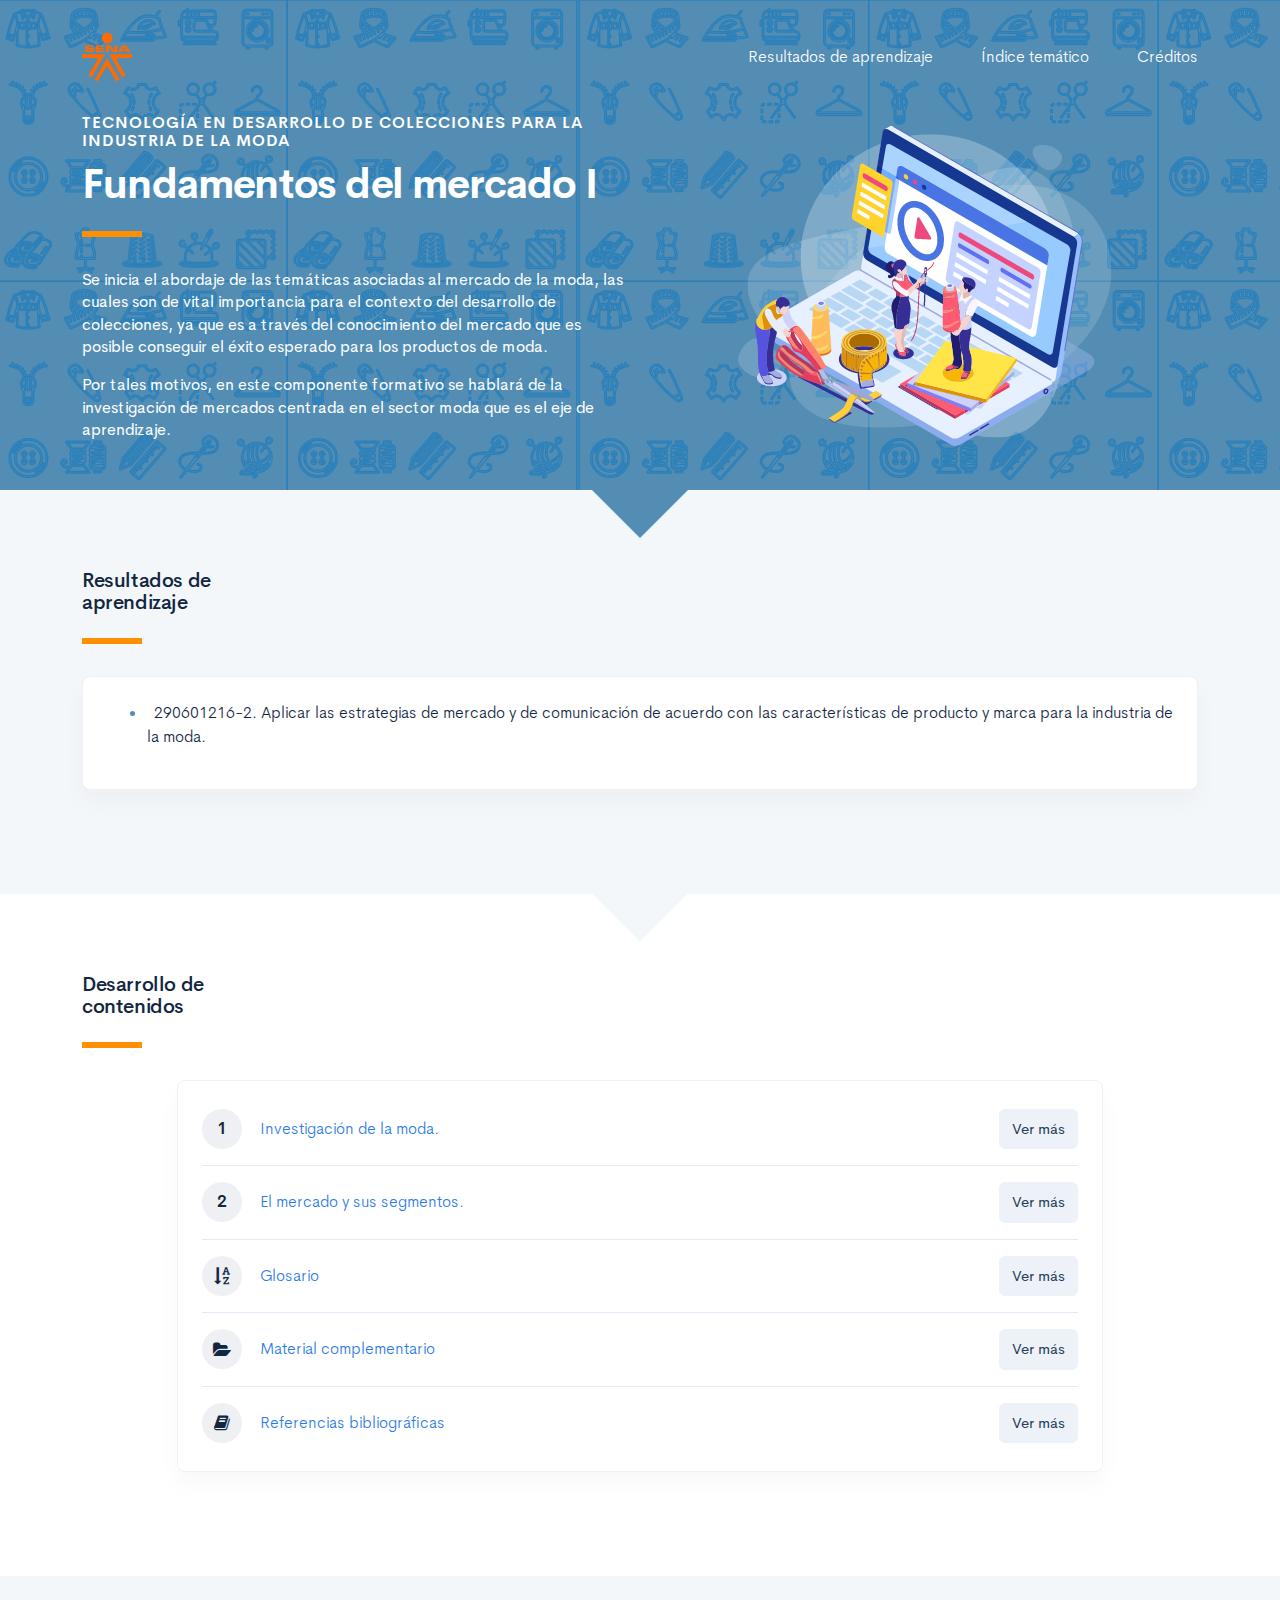
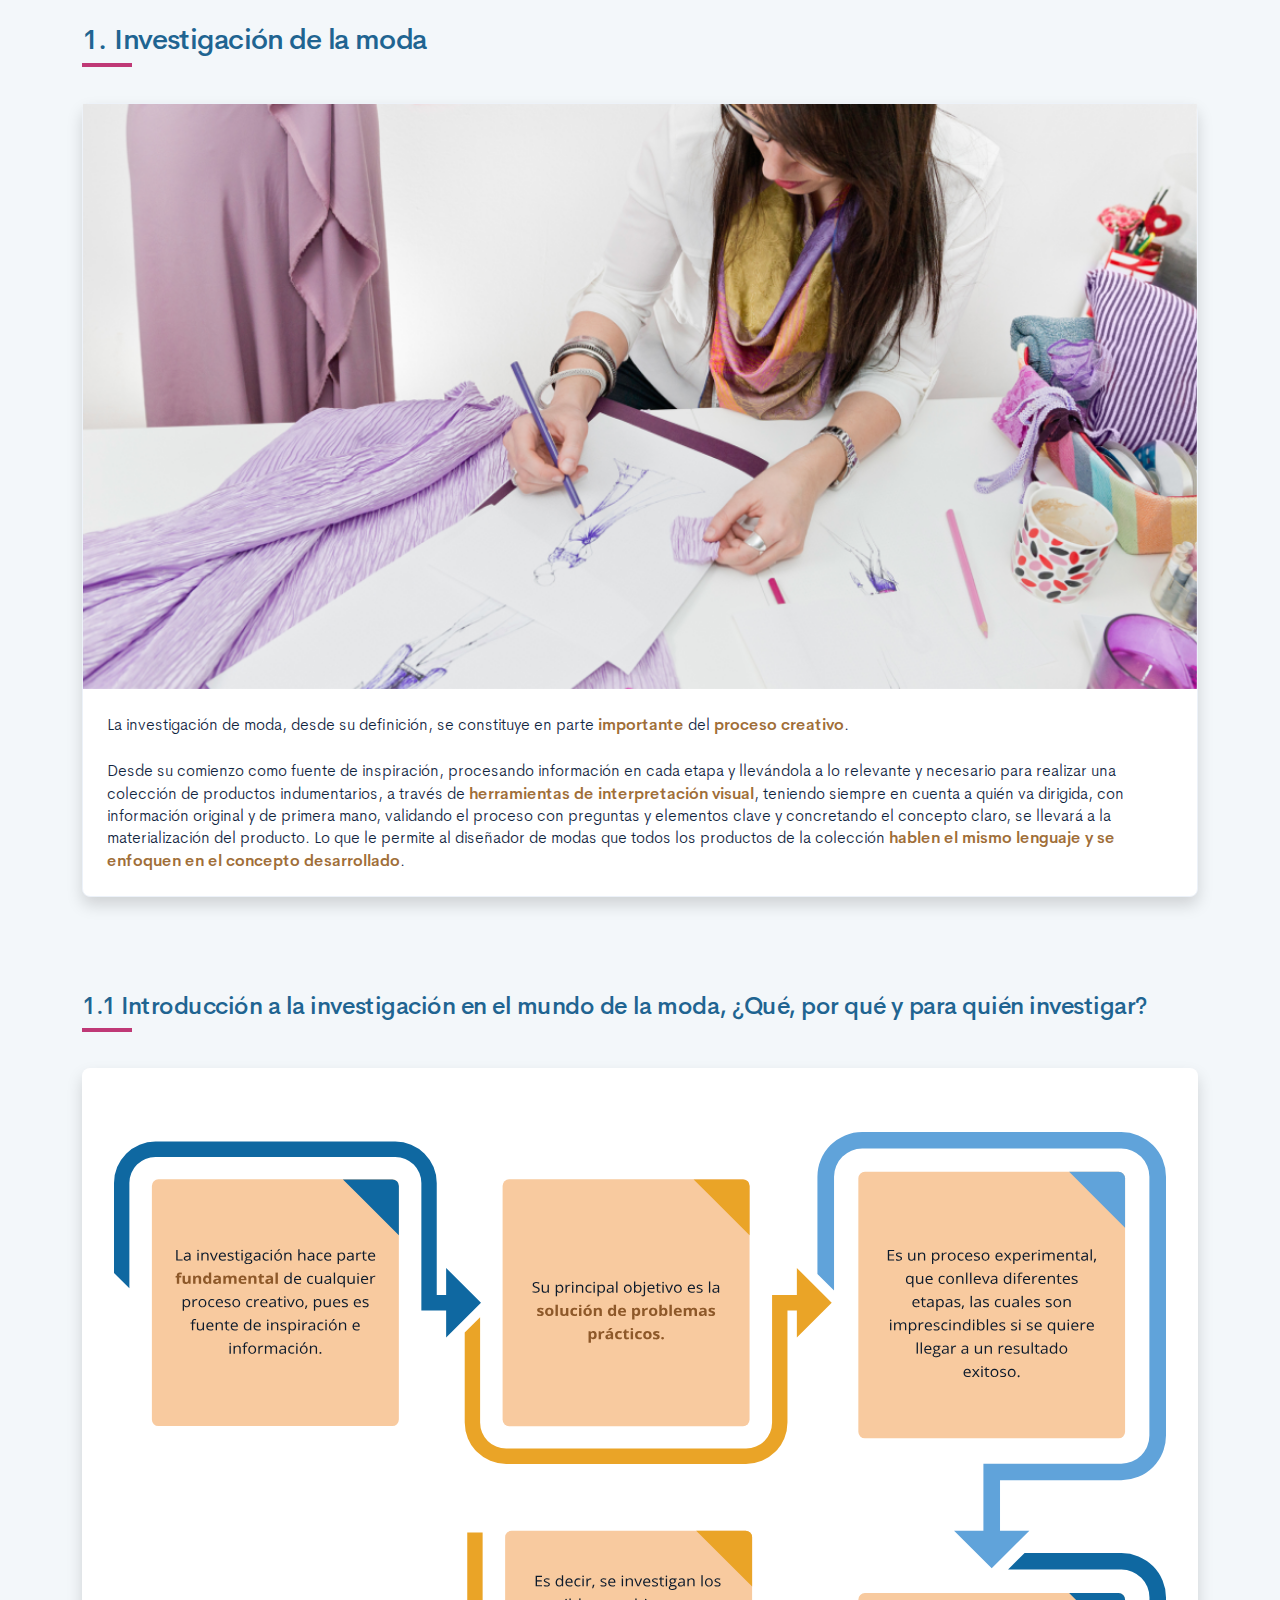
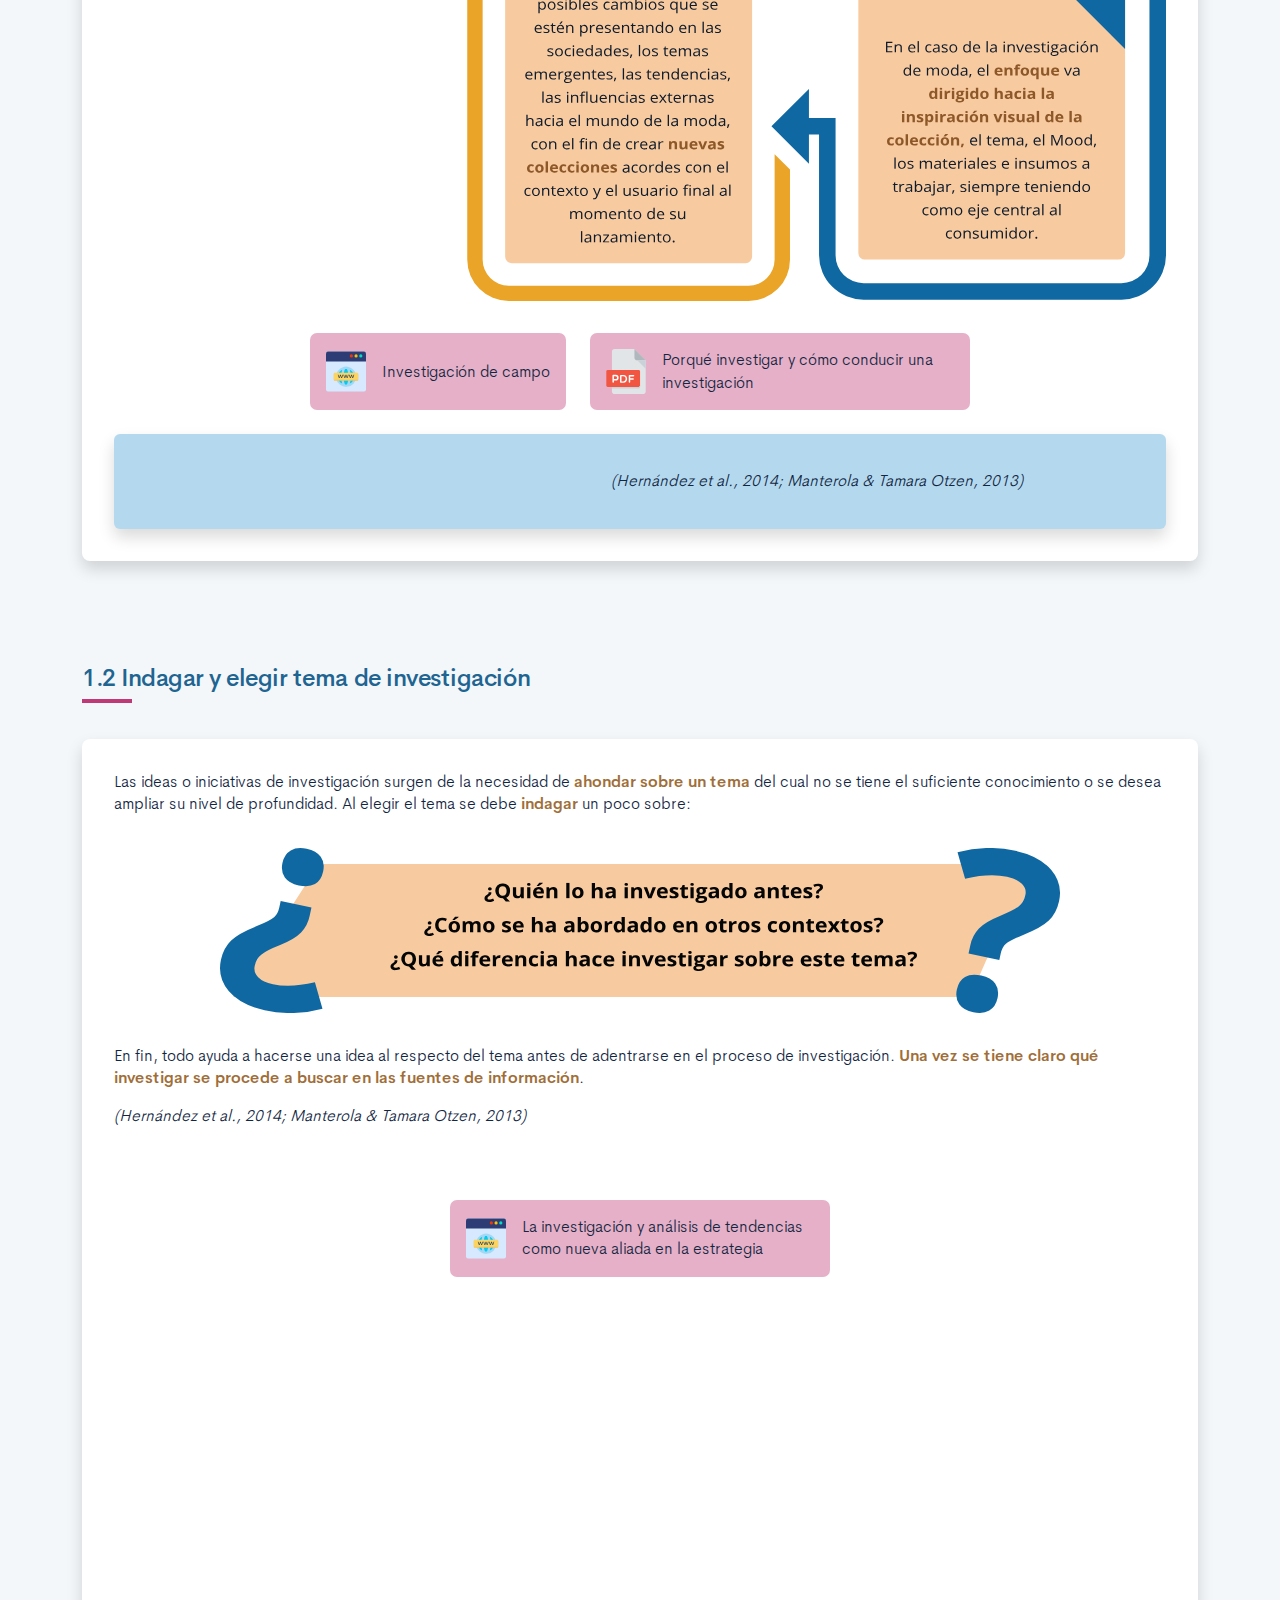
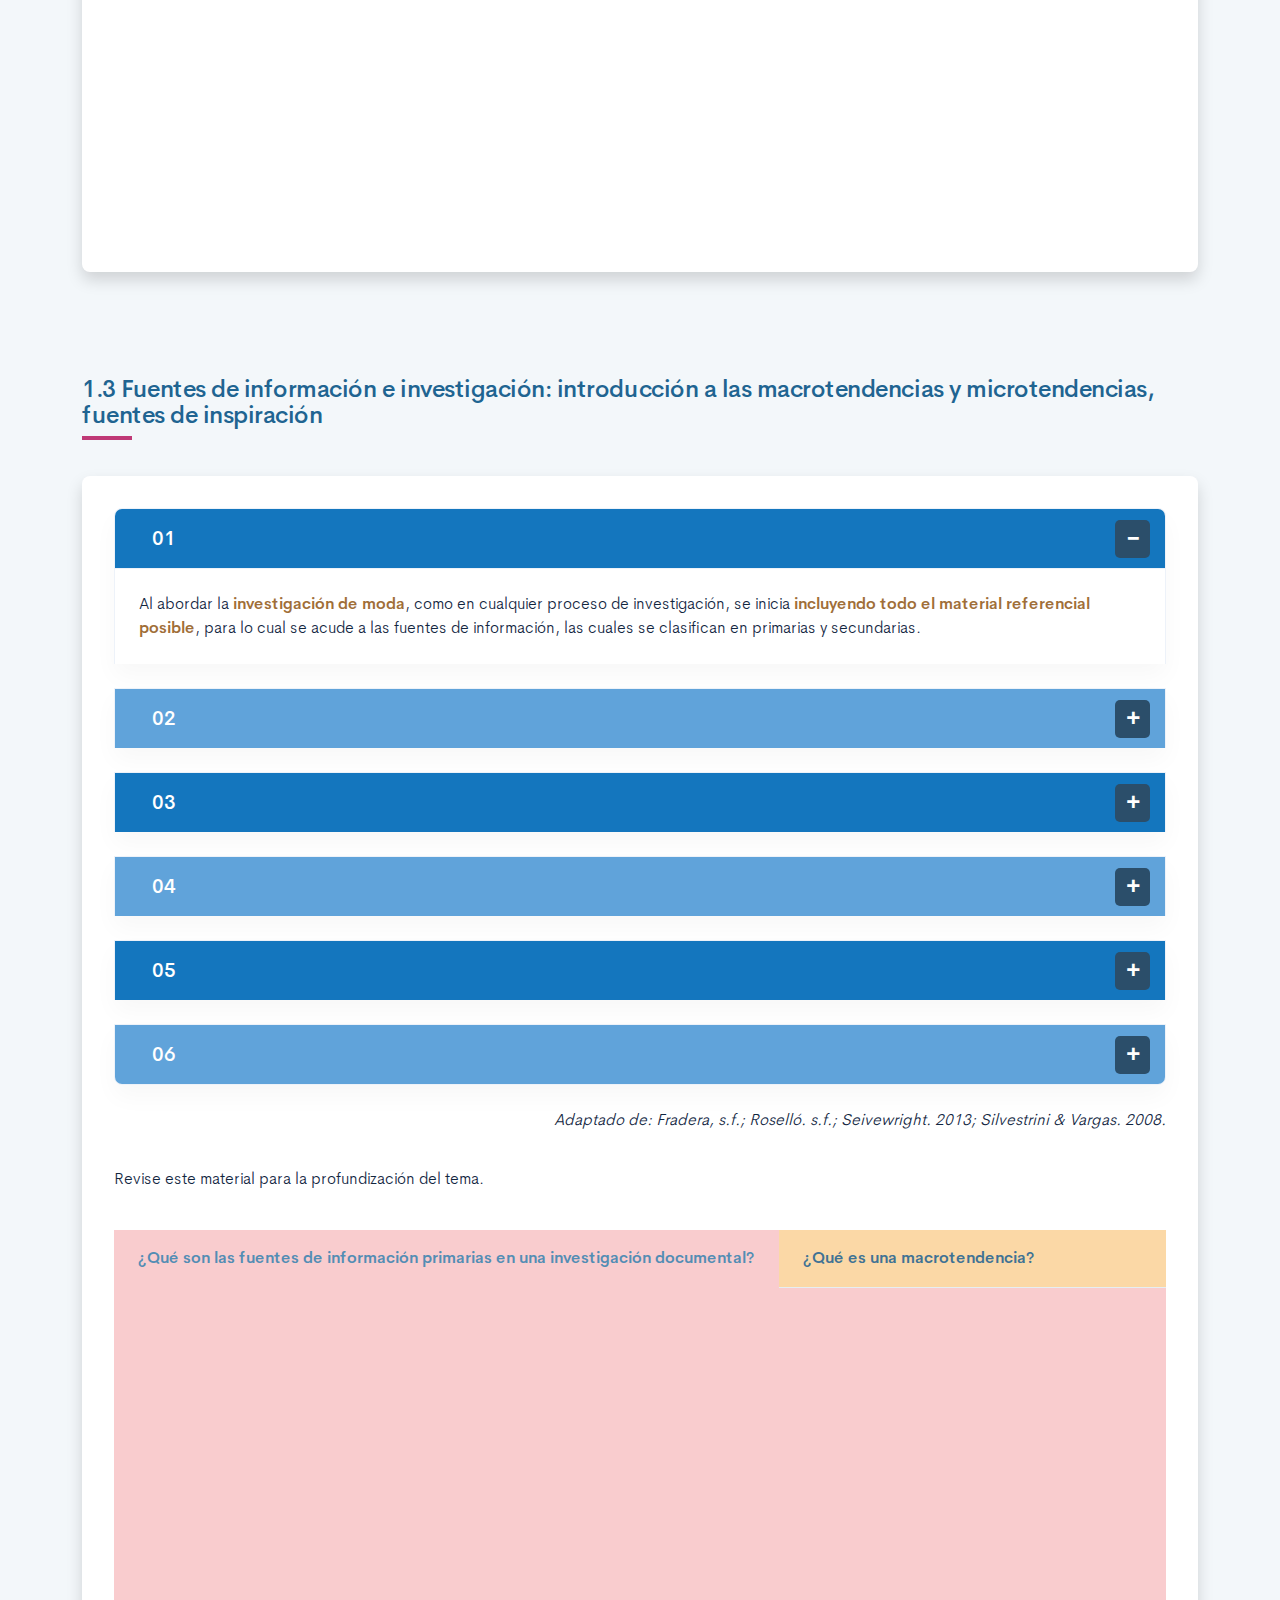
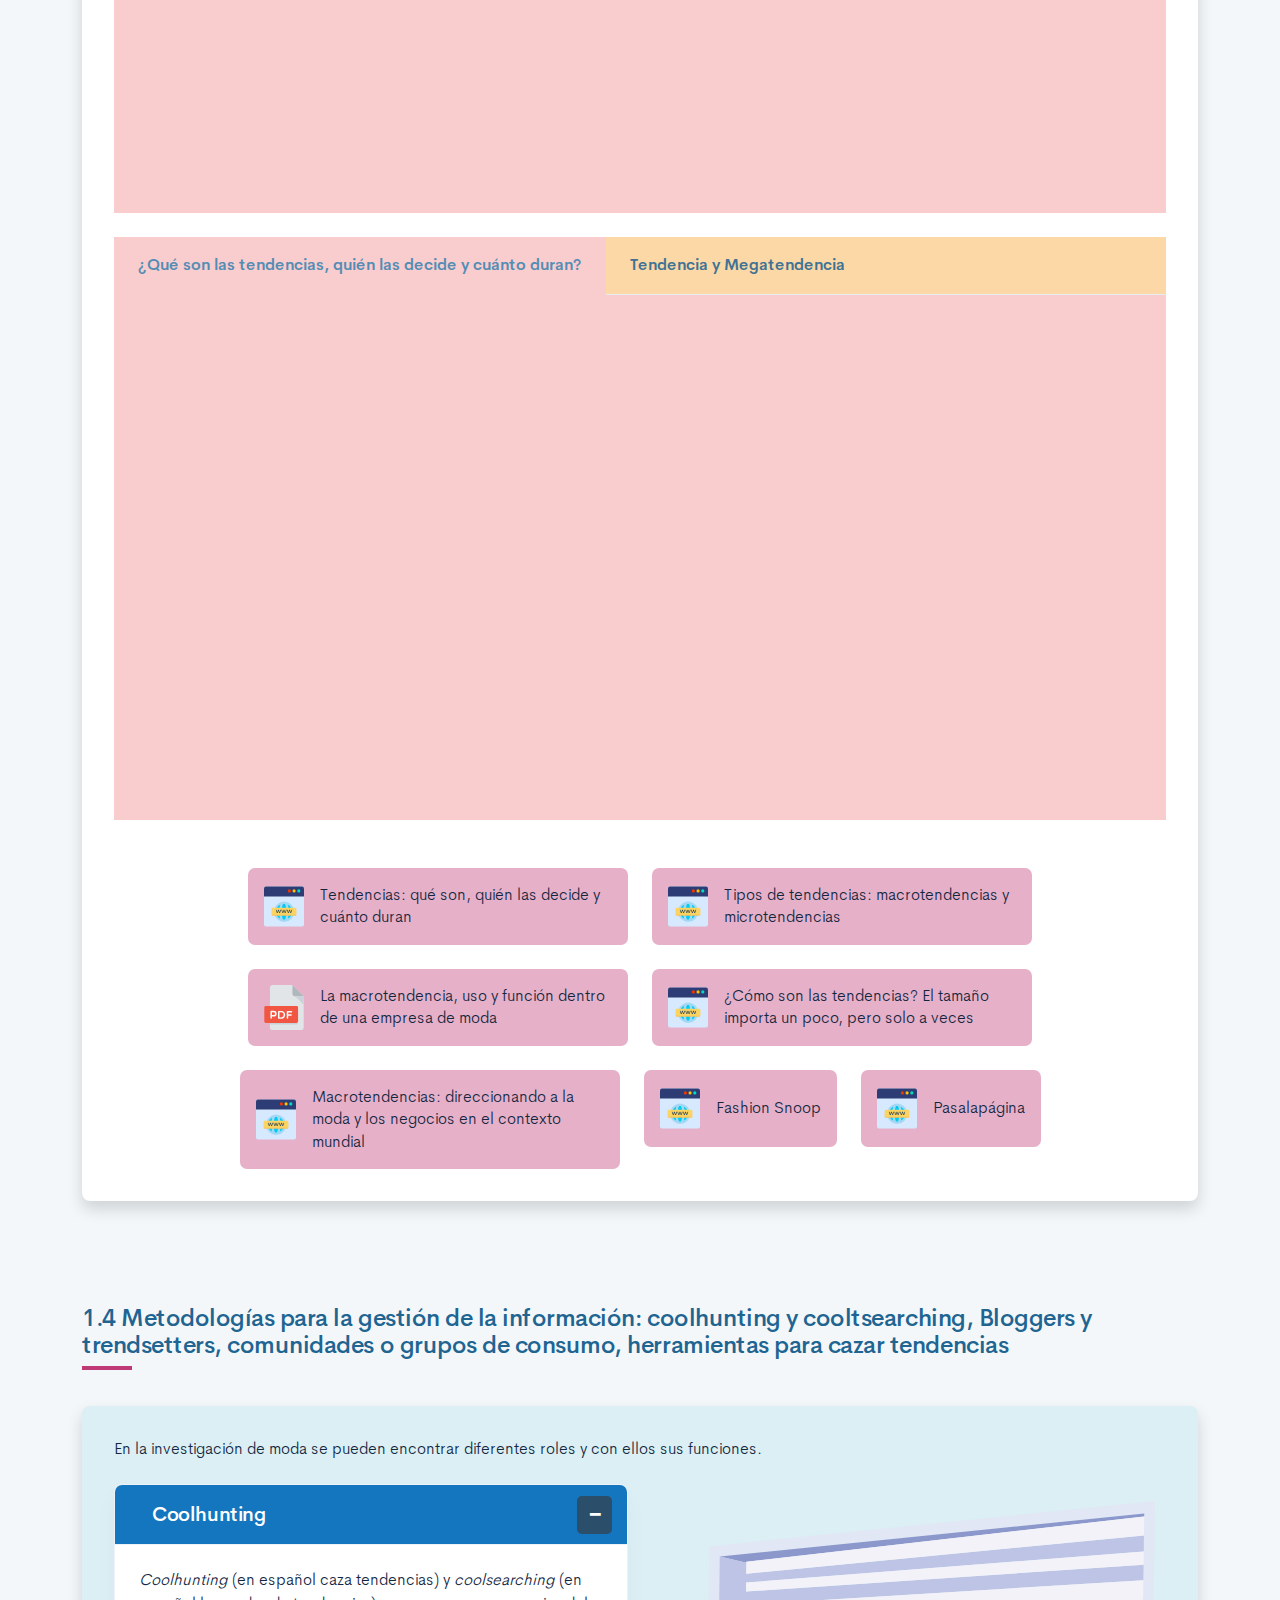
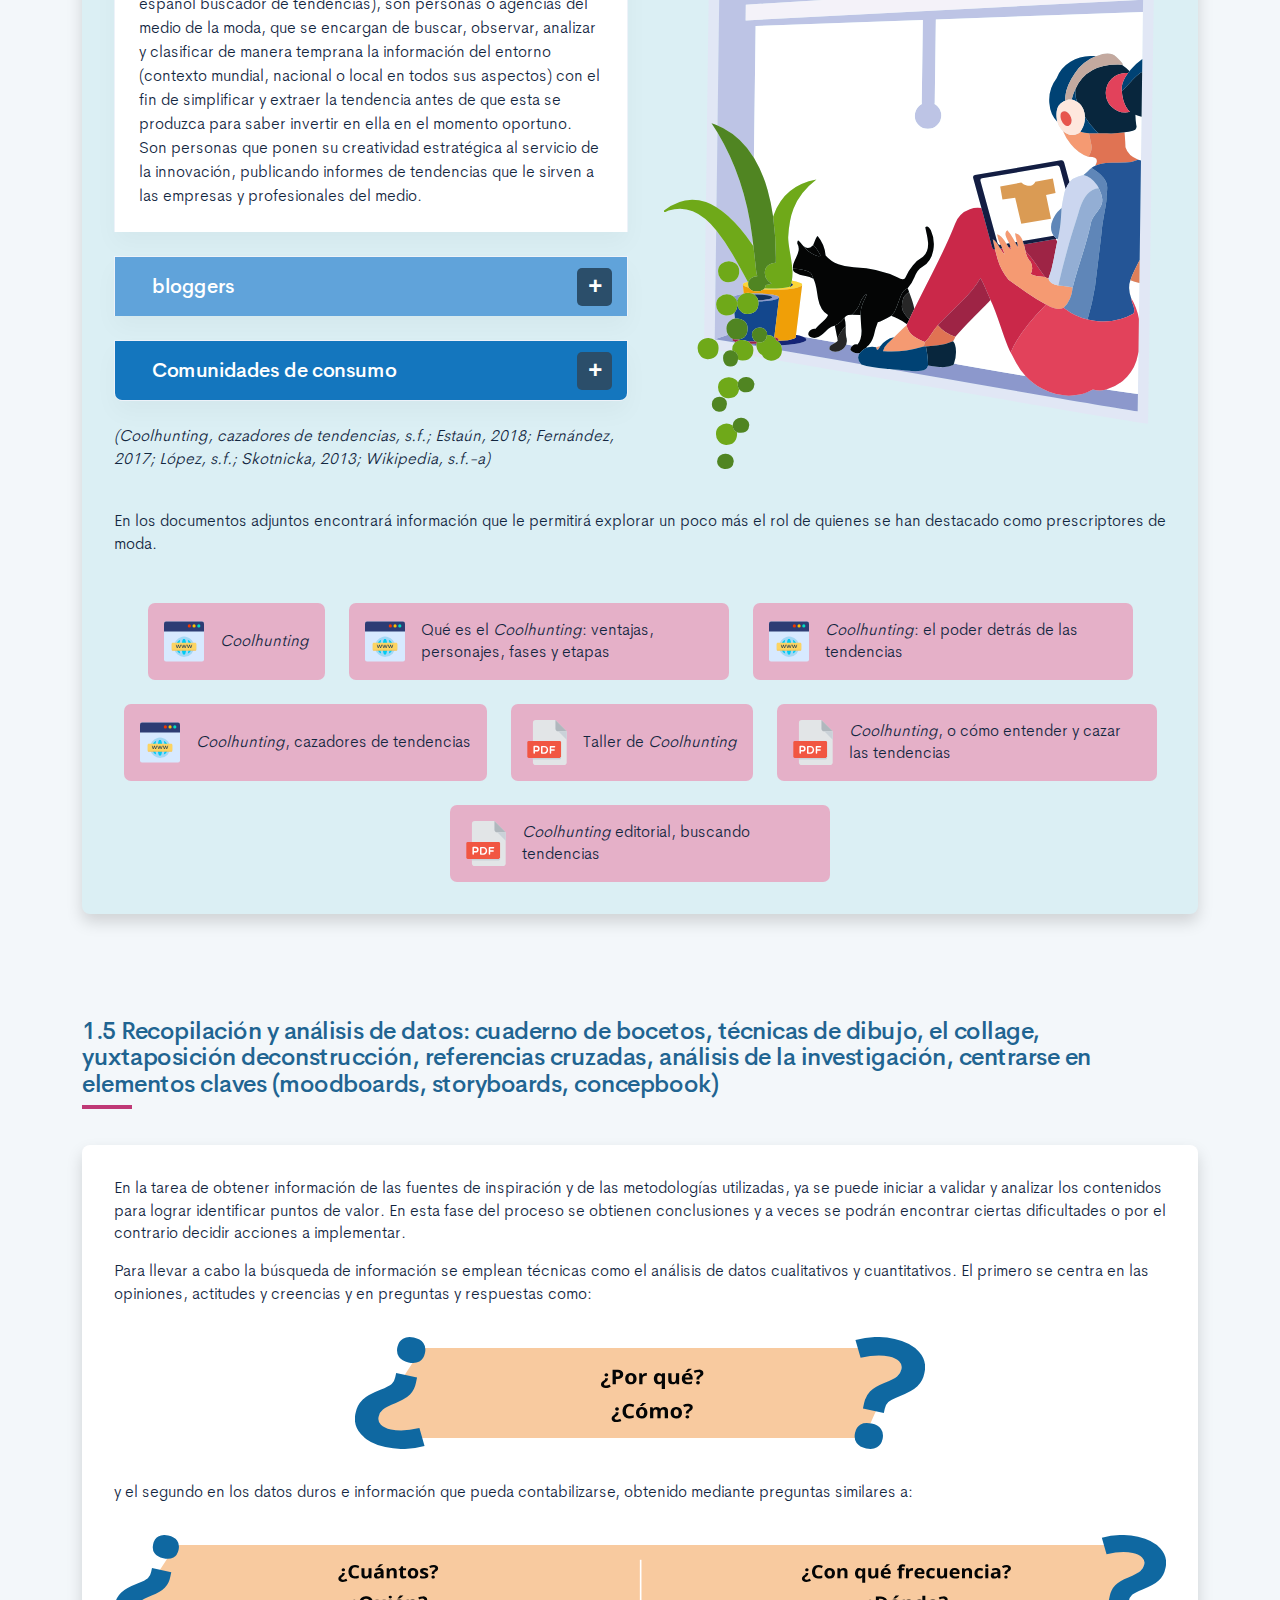
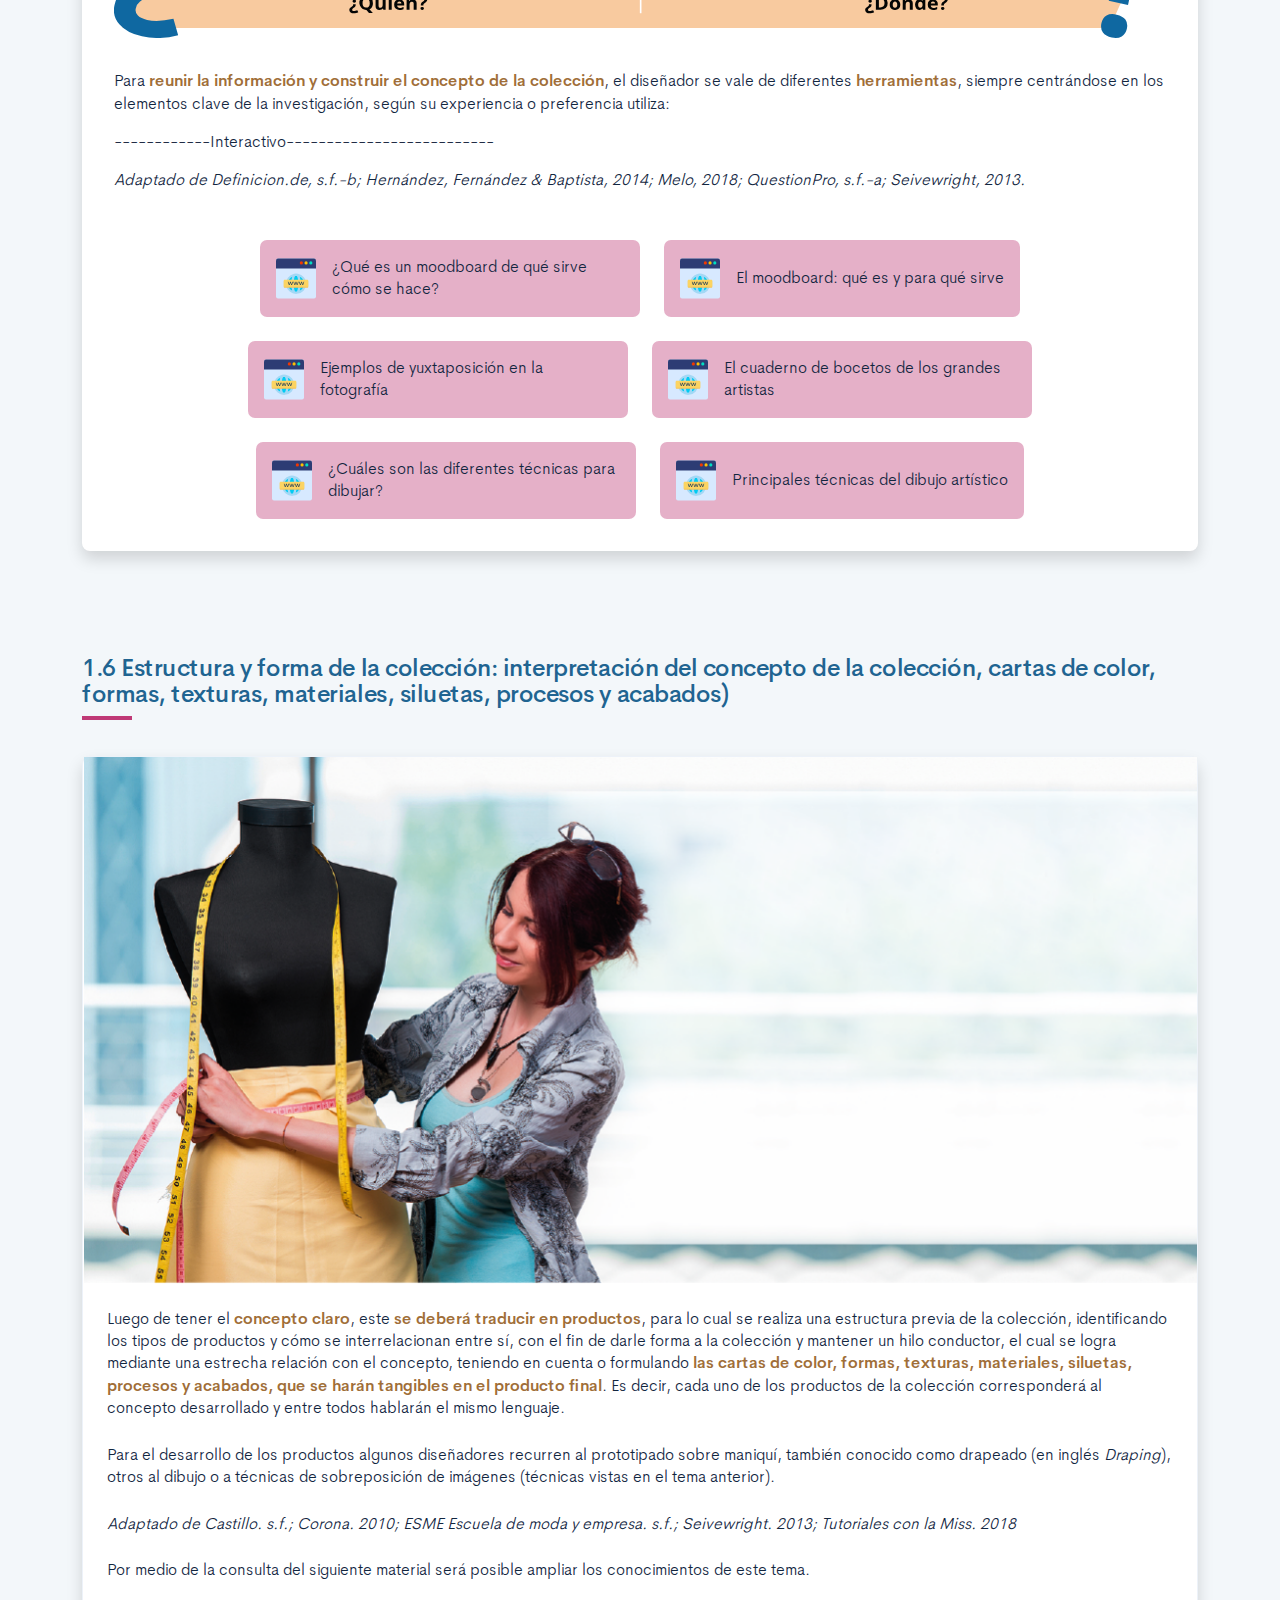
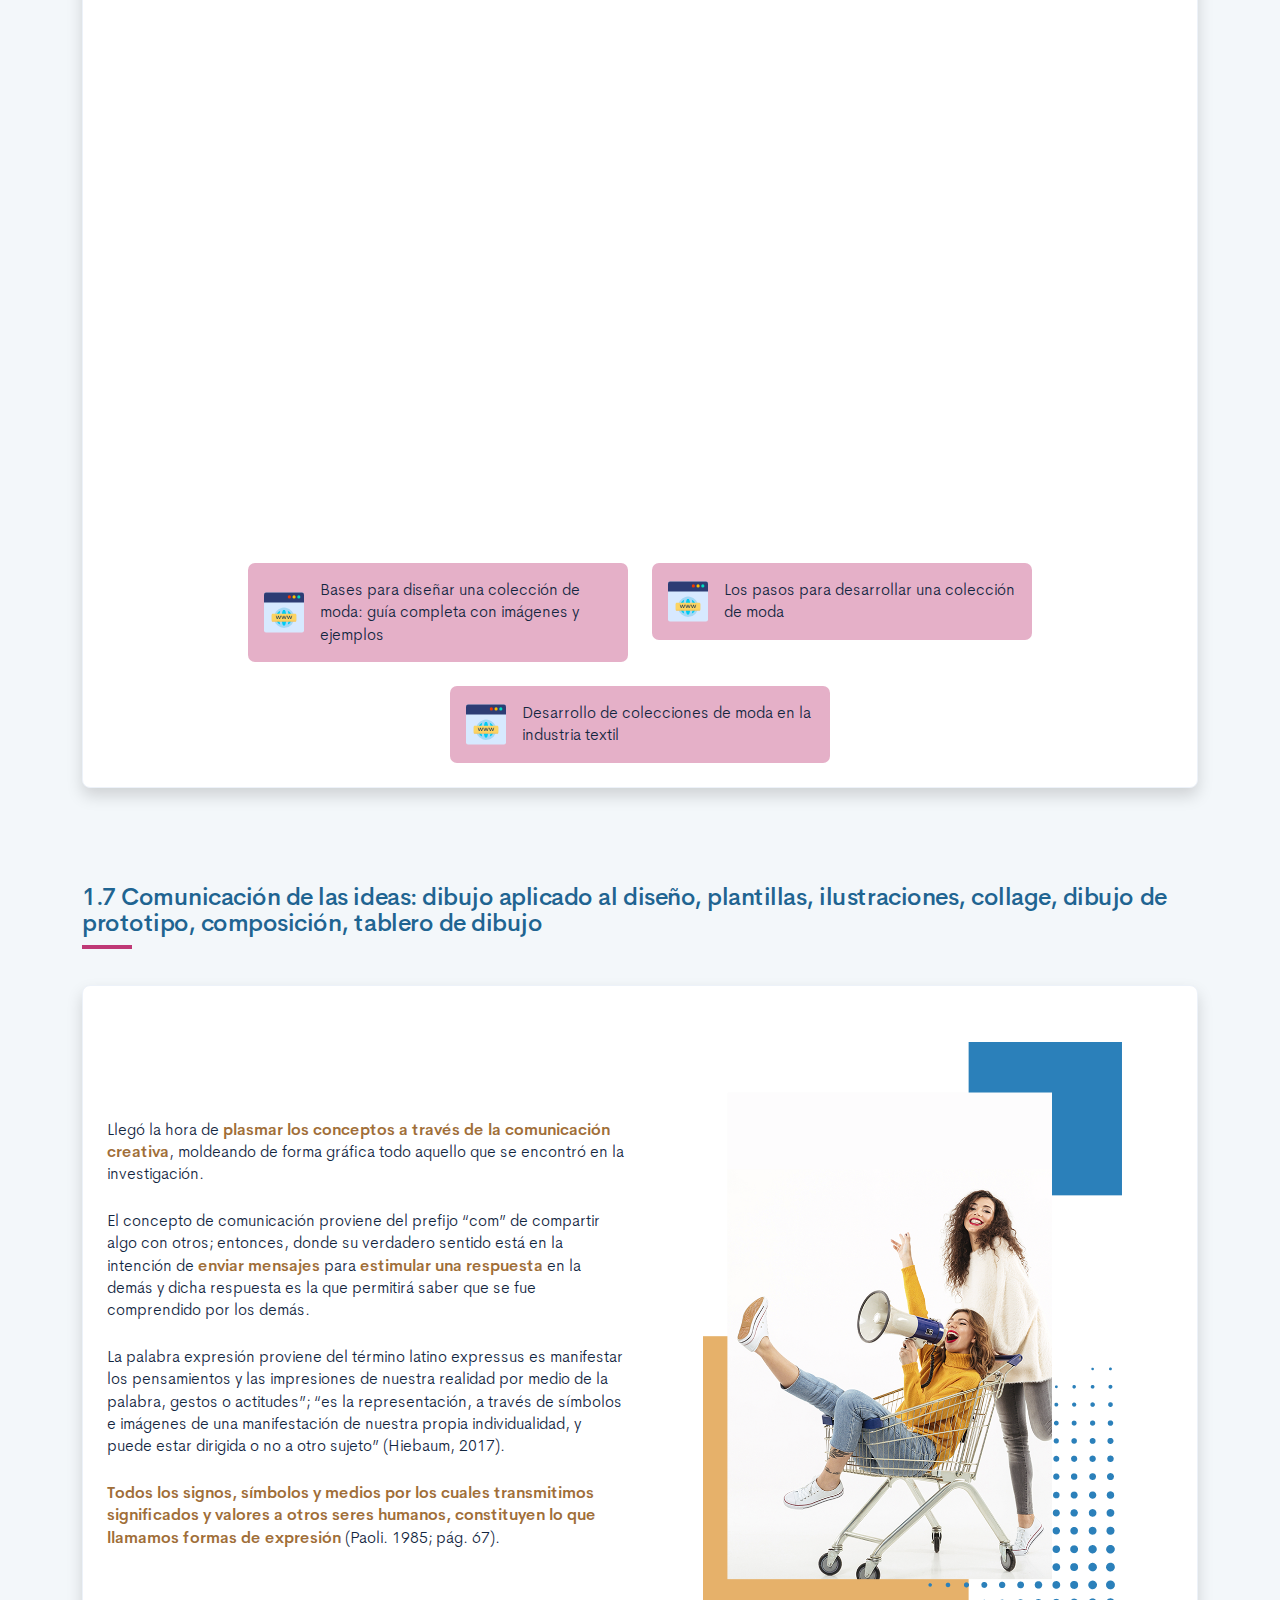
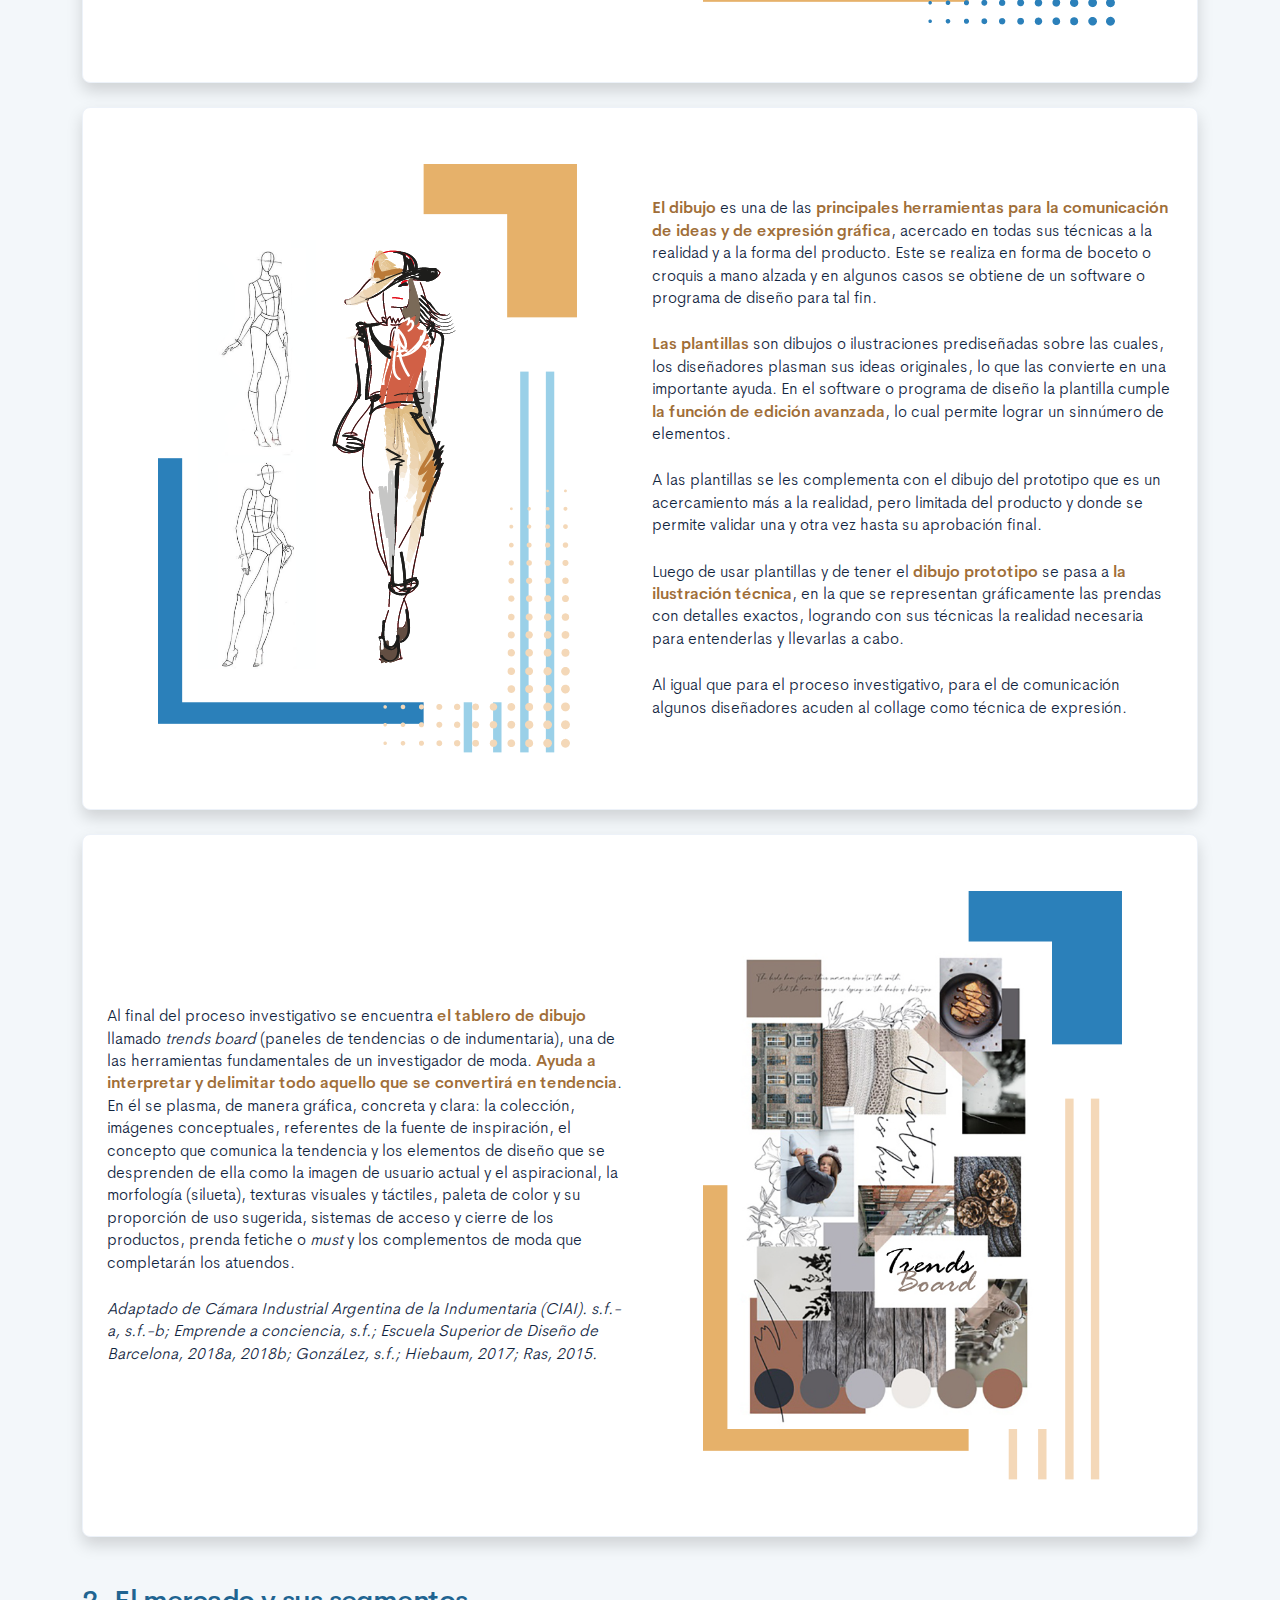
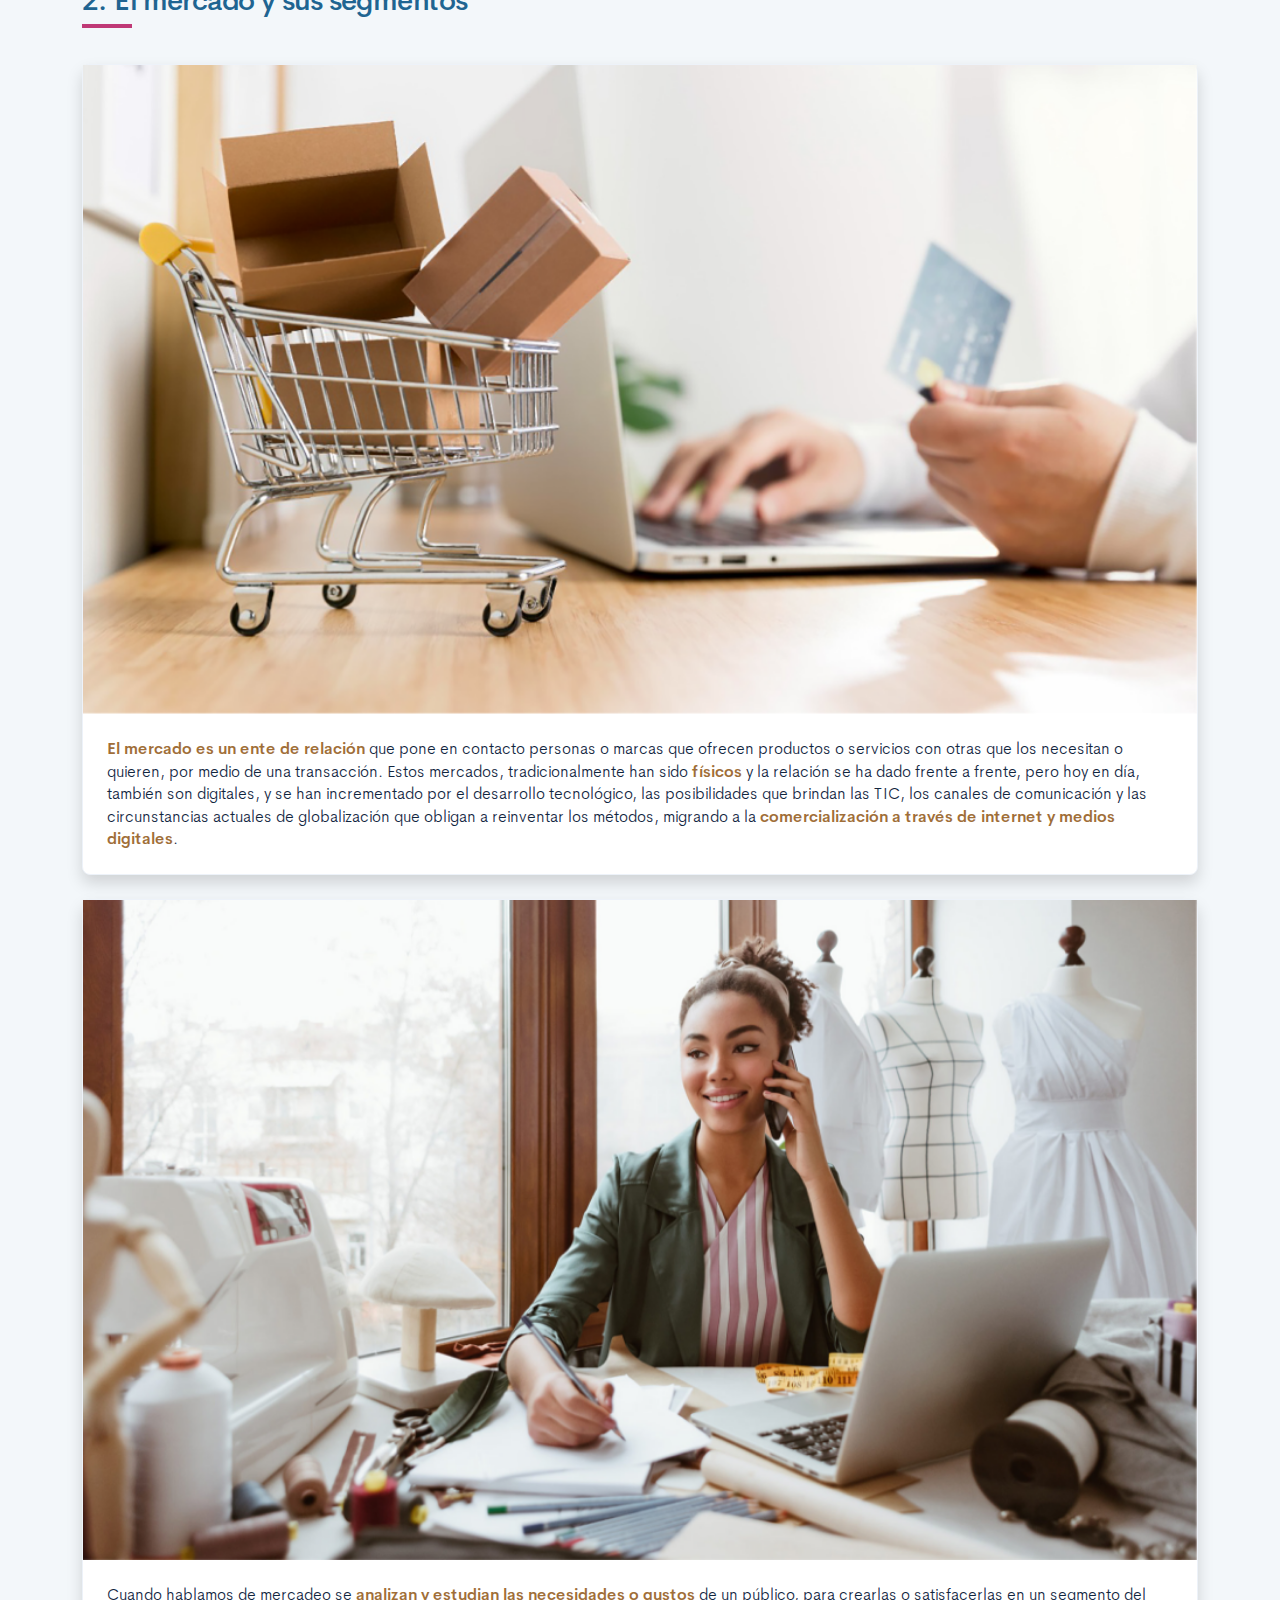
<file: public/material.html>
<!DOCTYPE html>
<html lang="es">
    <head>
        <meta charset="UTF-8">
        <meta name="viewport" content="width=device-width, user-scalable=no, initial-scale=1.0, maximum-scale=1.0, minimum-scale=1.0">
        <title>Fundamentos del mercado I</title>
        <meta meta name="description" content="Se inicia el abordaje de las temáticas asociadas al mercado de la moda, las cuales son de vital importancia para el contexto del desarrollo de colecciones, ya que es a través del conocimiento del mercado que es posible conseguir el éxito esperado para los productos de moda.">
        <link rel="icon" type="image/svg+xml" href="assets/images/logos/senaLogo.svg">
        <link rel="stylesheet" href="assets/fonts/feather/feather.css">
        <link rel="stylesheet" href="assets/fonts/fontawesome/css/font-awesome.css">
        <link href="assets/css/fancybox.css" rel="stylesheet">
        <link href="assets/css/animate.css" rel="stylesheet">
        <link rel="stylesheet" href="assets/css/main.css">
    </head>
    <body class="theme-dark page-header-textura" id="page-home">
        <header class="curso-presentacion page-header" id="CursoPresentacion">
            <div class="page-textura">
                <div class="container">
                    <div class="curso-topbar justify-content-center justify-content-md-between"><a class="curso-topbar__logo"><svg xmlns="http://www.w3.org/2000/svg" width="168.273" height="164.177" viewBox="0 0 168.273 164.177">
                                <path id="SENA_LOGO" data-name="SENA LOGO" d="M85.349,1a18.09,18.09,0,1,0,18.09,18.09h0A18.1,18.1,0,0,0,85.349,1ZM25.617,42.983a33.722,33.722,0,0,0-9.386,1.024,11.156,11.156,0,0,0-5.12,2.56A5.346,5.346,0,0,0,10.086,52.2c.683,1.707,2.56,2.9,4.608,3.584,4.437,1.536,9.386,1.877,13.994,2.731a5.1,5.1,0,0,1,2.389,1.024,1.369,1.369,0,0,1-.683,2.048,9.146,9.146,0,0,1-5.291.683A8.354,8.354,0,0,1,20.5,61.244a1.962,1.962,0,0,1-.853-2.389H9.233A7.663,7.663,0,0,0,10.6,63.463a7.59,7.59,0,0,0,4.267,2.389A28.541,28.541,0,0,0,23.4,66.876,52.426,52.426,0,0,0,35,66.023a11.043,11.043,0,0,0,5.8-2.9,5.358,5.358,0,0,0-1.365-8.533,21.267,21.267,0,0,0-5.8-2.048c-3.072-.683-5.973-1.024-9.045-1.536a9.114,9.114,0,0,1-3.072-.853,1.226,1.226,0,0,1,0-2.219,9.369,9.369,0,0,1,4.437-.683,10.554,10.554,0,0,1,4.608.853A1.877,1.877,0,0,1,31.59,49.81h9.9a5.669,5.669,0,0,0-1.195-3.584A8.875,8.875,0,0,0,35.515,43.5c-3.584-.341-6.827-.512-9.9-.512Zm21.333.683V67.217H75.792V62.1H57.531V57.489H73.744V52.54H57.531V48.786H75.109v-5.12Zm47.615,0H81.253V67.217H91.322V51.346l13.824,15.872h13.824V43.666H108.9v15.7Zm42.495,0L120.676,67.217h10.581l2.56-4.267H150.2l2.389,4.267h11.776l-15.53-23.551ZM142.35,49.3l5.12,8.533h-10.41ZM.7,74.044l.171,12.8L49,86.673c2.389.512,3.925,2.048,3.413,5.8l-29.7,51.711,9.557,9.045L78.01,74.044Zm91.646,0L137.4,152.89l9.9-8.874L117.433,92.3c-.512-3.584.853-5.291,3.413-5.8l48.127.171V74.044ZM84.837,87.185,42.512,159.546l11.264,5.461,28.159-47.615a4.283,4.283,0,0,1,2.9-1.195,4.681,4.681,0,0,1,3.072,1.195l28.159,47.786,11.605-5.973Z" transform="translate(-0.7 -1)" fill="#FF6B00" />
                            </svg>
                        </a><a class="curso-topbar__menubar collapsed btn-menu-responsive d-none" data-toggle="collapse" href="#curso-topbar__nav" aria-expanded="false"><span></span><span></span><span></span></a>
                        <nav class="curso-topbar__nav collapse show d-none d-md-block" id="curso-topbar__nav">
                            <ul class="curso-topbar__list">
                                <li class="curso-topbar__item"><a class="curso-topbar__link text-white" href="#ResultadosAprendizaje"><span>Resultados de aprendizaje</span></a></li>
                                <li class="curso-topbar__item"><a class="curso-topbar__link text-white" href="#IndiceTematico"><span>Índice temático</span></a></li>
                                <li class="curso-topbar__item"><a class="curso-topbar__link text-white" href="#Creditos"><span>Créditos</span></a></li>
                            </ul>
                        </nav>
                    </div>
                    <div class="curso-portada">
                        <div class="row align-items-center">
                            <div class="col-12 col-lg-6">
                                <h3 class="curso-subtitulo" id="curso-titulo-componente">Tecnología en desarrollo de colecciones para la industria de la moda</h3>
                                <h1 class="curso-titulo" id="curso-titulo-tema">Fundamentos del mercado I</h1>
                                <div class="brand-line-primary"></div>
                                <p class="curso-descripcion">Se inicia el abordaje de las temáticas asociadas al mercado de la moda, las cuales son de vital importancia para el contexto del desarrollo de colecciones, ya que es a través del conocimiento del mercado que es posible conseguir el éxito esperado para los productos de moda.</p>
                                <p class="curso-descripcion">Por tales motivos, en este componente formativo se hablará de la investigación de mercados centrada en el sector moda que es el eje de aprendizaje.</p>
                            </div>
                            <div class="col-12 col-lg-6 text-center">
                                <div class="d-none d-lg-block"><img class="curso-imagen" src="assets/images/header/header_media.png" /></div>
                            </div>
                        </div>
                    </div>
                </div>
            </div>
        </header>
        <section class="curso-resultados section bg-base-light" id="ResultadosAprendizaje">
            <div class="container">
                <h2> Resultados de <br>aprendizaje</h2>
                <div class="brand-line-primary"></div>
                <div class="card resultado-item">
                    <div class="card-body">
                        <ul class="bg-color-dark">
                            <li><span>290601216-2. Aplicar las estrategias de mercado y de comunicación de acuerdo con las características de producto y marca para la industria de la moda.</span></li>
                        </ul>
                    </div>
                </div>
            </div>
        </section>
        <section class="curso-indice-tematico section" id="IndiceTematico">
            <div class="container">
                <h2>Desarrollo de <br>contenidos</h2>
                <div class="brand-line-primary"></div>
                <div class="row justify-content-center">
                    <div class="col-12 col-sm-10">
                        <div class="card wow flipInX" data-wow-delay=".4s">
                            <div class="card-body">
                                <ul class="list-group list-group-flush list my-n3 nav-temas">
                                    <li class="list-group-item nav-tema-item">
                                        <div class="row align-items-center">
                                            <div class="col-auto">
                                                <div class="avatar avatar-sm"><span class="nav-tema-item__icon avatar-title font-size-lg bg-secondary-soft rounded-circle text-primary font-weight-bold">1</span></div>
                                            </div>
                                            <div class="col ml-n2"><span class="nav-tema-item__titulo"> <a href="#tema-1">Investigación de la moda.</a></span></div>
                                            <div class="col-auto"> <a class="btn btn-light nav-tema-item__btn" href="#tema-1">Ver más</a></div>
                                        </div>
                                    </li>
                                    <li class="list-group-item nav-tema-item">
                                        <div class="row align-items-center">
                                            <div class="col-auto">
                                                <div class="avatar avatar-sm"><span class="nav-tema-item__icon avatar-title font-size-lg bg-secondary-soft rounded-circle text-primary font-weight-bold">2</span></div>
                                            </div>
                                            <div class="col ml-n2"><span class="nav-tema-item__titulo"> <a href="#tema-2">El mercado y sus segmentos.</a></span></div>
                                            <div class="col-auto"> <a class="btn btn-light nav-tema-item__btn" href="#tema-2">Ver más</a></div>
                                        </div>
                                    </li>
                                    <li class="list-group-item nav-tema-item">
                                        <div class="row align-items-center">
                                            <div class="col-auto">
                                                <div class="avatar avatar-sm"><span class="nav-tema-item__icon avatar-title font-size-lg bg-secondary-soft rounded-circle text-primary font-weight-bold"> <i class="fa fa-sort-alpha-asc"></i></span></div>
                                            </div>
                                            <div class="col ml-n2"><span class="nav-tema-item__titulo"> <a href="#glosario">Glosario</a></span></div>
                                            <div class="col-auto"> <a class="btn btn-light nav-tema-item__btn" href="#glosario">Ver más</a></div>
                                        </div>
                                    </li>
                                    <li class="list-group-item nav-tema-item">
                                        <div class="row align-items-center">
                                            <div class="col-auto">
                                                <div class="avatar avatar-sm"><span class="nav-tema-item__icon avatar-title font-size-lg bg-secondary-soft rounded-circle text-primary font-weight-bold"> <i class="fa fa-folder-open"></i></span></div>
                                            </div>
                                            <div class="col ml-n2"><span class="nav-tema-item__titulo"> <a href="#anexos">Material complementario</a></span></div>
                                            <div class="col-auto"> <a class="btn btn-light nav-tema-item__btn" href="#anexos">Ver más</a></div>
                                        </div>
                                    </li>
                                    <li class="list-group-item nav-tema-item">
                                        <div class="row align-items-center">
                                            <div class="col-auto">
                                                <div class="avatar avatar-sm"><span class="nav-tema-item__icon avatar-title font-size-lg bg-secondary-soft rounded-circle text-primary font-weight-bold"> <i class="fa fa-book"></i></span></div>
                                            </div>
                                            <div class="col ml-n2"><span class="nav-tema-item__titulo"> <a href="#referencias">Referencias bibliográficas</a></span></div>
                                            <div class="col-auto"> <a class="btn btn-light nav-tema-item__btn" href="#referencias">Ver más</a></div>
                                        </div>
                                    </li>
                                </ul>
                            </div>
                        </div>
                    </div>
                </div>
            </div>
        </section>
        <section id="mainContent">
            <div id="tema-1">
                <div class="container" id="investigacion">
                    <div class="header-ecored">
                        <h1>1. Investigación de la moda</h1>
                    </div>
                    <div class="card shadow"><img class="img-fluid" src="assets/images/pages/img1.png" style="max-width: 100%">
                        <div class="card-body">
                            <p>La investigación de moda, desde su definición, se constituye en parte <b class="txt-color1">importante</b> del <b class="txt-color1">proceso creativo</b>. </p>
                            <p class="mt-4">Desde su comienzo como fuente de inspiración, procesando información en cada etapa y llevándola a lo relevante y necesario para realizar una colección de productos indumentarios, a través de <b class="txt-color1">herramientas de interpretación visual</b>, teniendo siempre en cuenta a quién va dirigida, con información original y de primera mano, validando el proceso con preguntas y elementos clave y concretando el concepto claro, se llevará a la materialización del producto. Lo que le permite al diseñador de modas que todos los productos de la colección <b class="txt-color1">hablen el mismo lenguaje y se enfoquen en el concepto desarrollado</b>.</p>
                        </div>
                    </div><br id="intro">
                    <div class="header-ecored">
                        <h2>1.1 Introducción a la investigación en el mundo de la moda, ¿Qué, por qué y para quién investigar?</h2>
                    </div>
                    <div class="jumbotron bg-white shadow"><img class="img-fluid img-a" src="assets/images/pages/img3.svg" style="max-width: 100%">
                        <section>
                            <div class="row justify-content-center">
                                <div class="col-auto"><a class="media-link" href="https://www.questionpro.com/es/investigacion-de-campo.html" target="_blank"><img class="media-link-icon" src="assets/images/icons/icon_www.svg" alt="">
                                        <div class="media-link-title">
                                            <p>Investigación de campo</p>
                                        </div>
                                    </a></div>
                                <div class="col-auto"><a class="media-link" href="media/documentos/Anexo_1.pdf" target="_blank"><img class="media-link-icon" src="assets/images/icons/icon_pdf.svg" alt="">
                                        <div class="media-link-title">
                                            <p>Porqué investigar y cómo conducir una investigación</p>
                                        </div>
                                    </a></div>
                            </div>
                        </section>
                        <div class="row mx-0 bg-color1 rounded mt-4 shadow">
                            <div class="col-12 my-5">
                                <div class="row justify-content-center">
                                    <div class="col-9">
                                        <p class="mb-0 text-right"><i>(Hernández et al., 2014; Manterola & Tamara Otzen, 2013)</i></p>
                                    </div>
                                </div>
                            </div>
                        </div>
                    </div><br id="indagar">
                    <div class="header-ecored">
                        <h2>1.2 Indagar y elegir tema de investigación</h2>
                    </div>
                    <div class="jumbotron bg-white shadow">
                        <p>Las ideas o iniciativas de investigación surgen de la necesidad de <b class="txt-color1">ahondar sobre un tema</b> del cual no se tiene el suficiente conocimiento o se desea ampliar su nivel de profundidad. Al elegir el tema se debe <b class="txt-color1">indagar</b> un poco sobre:</p><img class="img-fluid img-a" src="assets/images/pages/img4.svg" style="max-width: 100%">
                        <p>En fin, todo ayuda a hacerse una idea al respecto del tema antes de adentrarse en el proceso de investigación. <b class="txt-color1">Una vez se tiene claro qué investigar se procede a buscar en las fuentes de información</b>.</p>
                        <p><i>(Hernández et al., 2014; Manterola & Tamara Otzen, 2013)</i></p>
                        <section class="mt-6">
                            <div class="row justify-content-center">
                                <div class="col-auto"><a class="media-link" href="https://www.esic.edu/rethink/management/la-investigacion-analisis-tendencias-nueva-aliada-la-estrategia" target="_blank"><img class="media-link-icon" src="assets/images/icons/icon_www.svg" alt="">
                                        <div class="media-link-title">
                                            <p>La investigación y análisis de tendencias como nueva aliada en la estrategia</p>
                                        </div>
                                    </a></div>
                            </div>
                        </section>
                        <div class="row justify-content-center mt-6">
                            <div class="col-10">
                                <div class="embed-responsive embed-responsive-16by9"><iframe class="embed-responsive-item" width="560" height="315" src="https://www.youtube.com/embed/zsqemeClPqQ" frameborder="0" allow="accelerometer; encrypted-media; gyroscope; picture-in-picture" allowfullscreen=""></iframe></div>
                            </div>
                        </div>
                    </div><br id="fuentes">
                    <div class="header-ecored">
                        <h2>1.3 Fuentes de información e investigación: introducción a las macrotendencias y microtendencias, fuentes de inspiración</h2>
                    </div>
                    <div class="jumbotron bg-white shadow">
                        <div class="accordion" id="accordionExample">
                            <div class="card">
                                <div class="card-header bg-color2" id="heading1">
                                    <h2 class="mb-0"><button class="btn btn-link" type="button" data-toggle="collapse" data-target="#collapse1" aria-expanded="true" aria-controls="collapse1">
                                            <h2 class="mb-0 text-white">01</h2>
                                        </button></h2>
                                </div>
                                <div class="collapse show" id="collapse1" aria-labelledby="heading1" data-parent="#accordionExample">
                                    <div class="card-body">Al abordar la <b class="txt-color1">investigación de moda</b>, como en cualquier proceso de investigación, se inicia <b class="txt-color1">incluyendo todo el material referencial posible</b>, para lo cual se acude a las fuentes de información, las cuales se clasifican en primarias y secundarias. </div>
                                </div>
                            </div>
                            <div class="card">
                                <div class="card-header bg-color3" id="heading2">
                                    <h2 class="mb-0"><button class="btn btn-link collapsed" type="button" data-toggle="collapse" data-target="#collapse2" aria-expanded="false" aria-controls="collapse2">
                                            <h2 class="mb-0 text-white">02</h2>
                                        </button></h2>
                                </div>
                                <div class="collapse" id="collapse2" aria-labelledby="heading2" data-parent="#accordionExample">
                                    <div class="card-body">Las <b class="txt-color1">fuentes primarias</b> son de primera mano, información original, ideas o conceptos resultados de investigaciones que no han sido interpretadas o que surgen a partir de un trabajo directo de campo por primera vez.</div>
                                </div>
                            </div>
                            <div class="card">
                                <div class="card-header bg-color2" id="heading3">
                                    <h2 class="mb-0"><button class="btn btn-link collapsed" type="button" data-toggle="collapse" data-target="#collapse3" aria-expanded="false" aria-controls="collapse3">
                                            <h2 class="mb-0 text-white">03</h2>
                                        </button></h2>
                                </div>
                                <div class="collapse" id="collapse3" aria-labelledby="heading3" data-parent="#accordionExample">
                                    <div class="card-body">Las <b class="txt-color1">fuentes secundarias</b>, son las fuentes de información que ya ha sido registrada o interpretada por otros autores previamente. Para el caso de <b class="txt-color1">la moda</b>, se cuenta con <b class="txt-color1">investigación de campo</b>, en la que el investigador mismo toma fotografías, videos, se entrevista con personas conocedoras sobre el tema o directamente con los usuarios.</div>
                                </div>
                            </div>
                            <div class="card">
                                <div class="card-header bg-color3" id="heading4">
                                    <h2 class="mb-0"><button class="btn btn-link collapsed" type="button" data-toggle="collapse" data-target="#collapse4" aria-expanded="false" aria-controls="collapse4">
                                            <h2 class="mb-0 text-white">04</h2>
                                        </button></h2>
                                </div>
                                <div class="collapse" id="collapse4" aria-labelledby="heading4" data-parent="#accordionExample">
                                    <div class="card-body">Se cuenta como fuente de información los <b class="txt-color1">informes de macrotendencias, tendencias y microtendencias</b> publicados por las agencias internacionales, donde se interpreta la <b class="txt-color1">información emergente</b> en cuanto a la moda se refiere.</div>
                                </div>
                            </div>
                            <div class="card">
                                <div class="card-header bg-color2" id="heading5">
                                    <h2 class="mb-0"><button class="btn btn-link collapsed" type="button" data-toggle="collapse" data-target="#collapse5" aria-expanded="false" aria-controls="collapse5">
                                            <h2 class="mb-0 text-white">05</h2>
                                        </button></h2>
                                </div>
                                <div class="collapse" id="collapse5" aria-labelledby="heading5" data-parent="#accordionExample">
                                    <div class="card-body">Además de lo anteriormente mencionado, se incluyen las <b class="txt-color1">fuentes de inspiración</b>, estas se encuentran en revistas, vídeos, películas, personajes, la naturaleza y en todo aquello que pueda constituirse como el origen de la inspiración del diseñador al momento de elaborar sus propuestas.</div>
                                </div>
                            </div>
                            <div class="card">
                                <div class="card-header bg-color3" id="heading6">
                                    <h2 class="mb-0"><button class="btn btn-link collapsed" type="button" data-toggle="collapse" data-target="#collapse6" aria-expanded="false" aria-controls="collapse6">
                                            <h2 class="mb-0 text-white">06</h2>
                                        </button></h2>
                                </div>
                                <div class="collapse" id="collapse6" aria-labelledby="heading6" data-parent="#accordionExample">
                                    <div class="card-body">El SENA cuenta con un amplio abanico de posibilidades, tanto para las fuentes de información, como para las de inspiración, condensadas en el sistema de bibliotecas, accediendo a las bases de datos como e-libro (base de datos para consultar libros en línea), <i>Fashion Snoop</i> (base de datos de tendencias de moda), Pasalapágina (base de datos de revistas), IRIS (sistema de consulta bibliográfica nacional). </div>
                                </div>
                            </div>
                        </div>
                        <p class="text-right"><i>Adaptado de: Fradera, s.f.; Roselló. s.f.; Seivewright. 2013; Silvestrini & Vargas. 2008.</i></p>
                        <p class="mt-5">Revise este material para la profundización del tema.</p>
                        <div class="row pt-4">
                            <div class="col-12">
                                <nav class="nav-tab-ecored">
                                    <div class="nav nav-tabs" id="nav-tab" role="tablist"><a class="nav-item nav-link active" id="nav-01-tab" data-toggle="tab" href="#nav-01" role="tab" aria-controls="nav-01" aria-selected="true"><strong>¿Qué son las fuentes de información primarias en una investigación documental?</strong></a><a class="nav-item nav-link" id="nav-02-tab" data-toggle="tab" href="#nav-02" role="tab" aria-controls="nav-02" aria-selected="false"><strong>¿Qué es una macrotendencia?</strong></a></div>
                                    <div class="tab-content" id="nav-tabContent">
                                        <div class="tab-pane fade show active" id="nav-01" role="tabpanel" aria-labelledby="nav-01-tab">
                                            <div class="row justify-content-center">
                                                <div class="col-10">
                                                    <div class="embed-responsive embed-responsive-16by9"><iframe class="embed-responsive-item" width="560" height="315" src="https://www.youtube.com/embed/SWCeVdlYnDA" frameborder="0" allow="accelerometer; encrypted-media; gyroscope; picture-in-picture" allowfullscreen=""></iframe></div>
                                                </div>
                                            </div>
                                        </div>
                                        <div class="tab-pane fade" id="nav-02" role="tabpanel" aria-labelledby="nav-02-tab">
                                            <div class="row justify-content-center">
                                                <div class="col-10">
                                                    <div class="embed-responsive embed-responsive-16by9"><iframe class="embed-responsive-item" width="560" height="315" src="https://www.youtube.com/embed/ZL4H8EYoRUo" frameborder="0" allow="accelerometer; encrypted-media; gyroscope; picture-in-picture" allowfullscreen=""></iframe></div>
                                                </div>
                                            </div>
                                        </div>
                                    </div>
                                </nav>
                            </div>
                        </div>
                        <div class="row pt-4">
                            <div class="col-12">
                                <nav class="nav-tab-ecored">
                                    <div class="nav nav-tabs" id="nav-tab" role="tablist"><a class="nav-item nav-link active" id="nav-03-tab" data-toggle="tab" href="#nav-03" role="tab" aria-controls="nav-03" aria-selected="true"><strong>¿Qué son las tendencias, quién las decide y cuánto duran?</strong></a><a class="nav-item nav-link" id="nav-04-tab" data-toggle="tab" href="#nav-04" role="tab" aria-controls="nav-04" aria-selected="false"><strong>Tendencia y Megatendencia</strong></a></div>
                                    <div class="tab-content" id="nav-tabContent">
                                        <div class="tab-pane fade show active" id="nav-03" role="tabpanel" aria-labelledby="nav-03-tab">
                                            <div class="row justify-content-center">
                                                <div class="col-10">
                                                    <div class="embed-responsive embed-responsive-16by9"><iframe class="embed-responsive-item" width="560" height="315" src="https://www.youtube.com/embed/y2F71c9Pi_8" frameborder="0" allow="accelerometer; encrypted-media; gyroscope; picture-in-picture" allowfullscreen=""></iframe></div>
                                                </div>
                                            </div>
                                        </div>
                                        <div class="tab-pane fade" id="nav-04" role="tabpanel" aria-labelledby="nav-04-tab">
                                            <div class="row justify-content-center">
                                                <div class="col-10">
                                                    <div class="embed-responsive embed-responsive-16by9"><iframe class="embed-responsive-item" width="560" height="315" src="https://www.youtube.com/embed/PAb6BTBW6X4" frameborder="0" allow="accelerometer; encrypted-media; gyroscope; picture-in-picture" allowfullscreen=""></iframe></div>
                                                </div>
                                            </div>
                                        </div>
                                    </div>
                                </nav>
                            </div>
                        </div>
                        <section class="mt-4">
                            <div class="row justify-content-center">
                                <div class="col-auto mt-4"><a class="media-link" href="https://www.revistagq.com/moda/articulo/tendencias-que-son-comos-se-deciden-cuanto-duran" target="_blank"><img class="media-link-icon" src="assets/images/icons/icon_www.svg" alt="">
                                        <div class="media-link-title">
                                            <p>Tendencias: qué son, quién las decide y cuánto duran</p>
                                        </div>
                                    </a></div>
                                <div class="col-auto mt-4"><a class="media-link" href="http://gemmafraderabcn.com/tipos-de-tendencias-macrotendencias-y-microtendencias/" target="_blank"><img class="media-link-icon" src="assets/images/icons/icon_www.svg" alt="">
                                        <div class="media-link-title">
                                            <p>Tipos de tendencias: macrotendencias y microtendencias</p>
                                        </div>
                                    </a></div>
                                <div class="col-auto mt-4"><a class="media-link" href="http://apttperu.com/wp-content/uploads/2018/07/La-macrotendecia.pdf" target="_blank"><img class="media-link-icon" src="assets/images/icons/icon_pdf.svg" alt="">
                                        <div class="media-link-title">
                                            <p>La macrotendencia, uso y función dentro de una empresa de moda</p>
                                        </div>
                                    </a></div>
                                <div class="col-auto mt-4"><a class="media-link" href="http://elisabetrosello.com/como-son-las-tendencias-el-tamano-importa-un-poco-pero-solo-a-veces/" target="_blank"><img class="media-link-icon" src="assets/images/icons/icon_www.svg" alt="">
                                        <div class="media-link-title">
                                            <p>¿Cómo son las tendencias? El tamaño importa un poco, pero solo a veces</p>
                                        </div>
                                    </a></div>
                                <div class="col-auto mt-4"><a class="media-link" href="https://www.businessalamode.com/post/2017/09/08/macrotendencias-direccionando-a-la-moda-y-los-negocios-en-el-contexto-mundial" target="_blank"><img class="media-link-icon" src="assets/images/icons/icon_www.svg" alt="">
                                        <div class="media-link-title">
                                            <p>Macrotendencias: direccionando a la moda y los negocios en el contexto mundial</p>
                                        </div>
                                    </a></div>
                                <div class="col-auto mt-4"><a class="media-link" href="https://login.bdigital.sena.edu.co/login?qurl=https%3A%2F%2Fwww.fashionsnoops.com" target="_blank"><img class="media-link-icon" src="assets/images/icons/icon_www.svg" alt="">
                                        <div class="media-link-title">
                                            <p>Fashion Snoop</p>
                                        </div>
                                    </a></div>
                                <div class="col-auto mt-4"><a class="media-link" href="https://login.bdigital.sena.edu.co/login?qurl=http%3A%2F%2Fpasalapagina.com%2Fhome-sena.htm" target="_blank"><img class="media-link-icon" src="assets/images/icons/icon_www.svg" alt="">
                                        <div class="media-link-title">
                                            <p>Pasalapágina</p>
                                        </div>
                                    </a></div>
                            </div>
                        </section>
                    </div><br id="metodologias">
                    <div class="header-ecored">
                        <h2>1.4 Metodologías para la gestión de la información: coolhunting y cooltsearching, Bloggers y trendsetters, comunidades o grupos de consumo, herramientas para cazar tendencias</h2>
                    </div>
                    <div class="jumbotron bg-color4 shadow">
                        <p>En la investigación de moda se pueden encontrar diferentes roles y con ellos sus funciones. </p>
                        <div class="row align-items-center mt-4">
                            <div class="col-12 col-md-6">
                                <div class="accordion" id="accordionExample1">
                                    <div class="card">
                                        <div class="card-header bg-color2" id="heading7">
                                            <h2 class="mb-0"><button class="btn btn-link" type="button" data-toggle="collapse" data-target="#collapse7" aria-expanded="true" aria-controls="collapse7">
                                                    <h2 class="mb-0 text-white">Coolhunting</h2>
                                                </button></h2>
                                        </div>
                                        <div class="collapse show" id="collapse7" aria-labelledby="heading7" data-parent="#accordionExample1">
                                            <div class="card-body"><i>Coolhunting</i> (en español caza tendencias) y <i>coolsearching</i> (en español buscador de tendencias), son personas o agencias del medio de la moda, que se encargan de buscar, observar, analizar y clasificar de manera temprana la información del entorno (contexto mundial, nacional o local en todos sus aspectos) con el fin de simplificar y extraer la tendencia antes de que esta se produzca para saber invertir en ella en el momento oportuno. Son personas que ponen su creatividad estratégica al servicio de la innovación, publicando informes de tendencias que le sirven a las empresas y profesionales del medio.</div>
                                        </div>
                                    </div>
                                    <div class="card">
                                        <div class="card-header bg-color3" id="heading8">
                                            <h2 class="mb-0"><button class="btn btn-link collapsed" type="button" data-toggle="collapse" data-target="#collapse8" aria-expanded="false" aria-controls="collapse8">
                                                    <h2 class="mb-0 text-white">bloggers</h2>
                                                </button></h2>
                                        </div>
                                        <div class="collapse" id="collapse8" aria-labelledby="heading8" data-parent="#accordionExample1">
                                            <div class="card-body">Los <i>bloggers</i> (blogueros) y <i>trendsetters</i> (pioneros) son (en su mayoría) personas naturales que adoptan las tendencias de manera temprana (en inglés <i>early adopters</i>), sirven como puente entre los cazadores de tendencias y los consumidores, validando las propuestas de los informes e innovando con la aplicación, mezcla y <i>looks</i> (en español atuendo completo) en sus publicaciones (<i>blogs</i> o <i>videoblogs</i>), convirtiéndose en prescriptores de moda.</div>
                                        </div>
                                    </div>
                                    <div class="card">
                                        <div class="card-header bg-color2" id="heading9">
                                            <h2 class="mb-0"><button class="btn btn-link collapsed" type="button" data-toggle="collapse" data-target="#collapse9" aria-expanded="false" aria-controls="collapse9">
                                                    <h2 class="mb-0 text-white">Comunidades de consumo</h2>
                                                </button></h2>
                                        </div>
                                        <div class="collapse" id="collapse9" aria-labelledby="heading9" data-parent="#accordionExample1">
                                            <div class="card-body">Luego se encuentran las comunidades de consumo o la masa, quienes acceden a las tendencias de la moda una vez validada por los anteriores.</div>
                                        </div>
                                    </div>
                                </div>
                                <p><i>(Coolhunting, cazadores de tendencias, s.f.; Estaún, 2018; Fernández, 2017; López, s.f.; Skotnicka, 2013; Wikipedia, s.f.-a)</i></p>
                            </div>
                            <div class="col-12 col-md-6"><img class="img-fluid img-a1" src="assets/images/pages/img5.svg" style="max-width: 100%"></div>
                        </div>
                        <p class="mt-4">En los documentos adjuntos encontrará información que le permitirá explorar un poco más el rol de quienes se han destacado como prescriptores de moda.</p>
                        <section class="mt-4">
                            <div class="row justify-content-center">
                                <div class="col-auto mt-4"><a class="media-link" href="http://queesunpersonalshopper.com/2015/09/09/quien-es-quien-en-el-mundo-de-la-moda-2-coolhunter/" target="_blank"><img class="media-link-icon" src="assets/images/icons/icon_www.svg" alt="">
                                        <div class="media-link-title">
                                            <p><i>Coolhunting</i></p>
                                        </div>
                                    </a></div>
                                <div class="col-auto mt-4"><a class="media-link" href="https://www.iebschool.com/blog/coolhunting-marketing-digital/" target="_blank"><img class="media-link-icon" src="assets/images/icons/icon_www.svg" alt="">
                                        <div class="media-link-title">
                                            <p>Qué es el <i>Coolhunting</i>: ventajas, personajes, fases y etapas</p>
                                        </div>
                                    </a></div>
                                <div class="col-auto mt-4"><a class="media-link" href="http://increnta.com/co/blog/coolhunting-el-poder-detras-de-las-tendencias/" target="_blank"><img class="media-link-icon" src="assets/images/icons/icon_www.svg" alt="">
                                        <div class="media-link-title">
                                            <p><i>Coolhunting</i>: el poder detrás de las tendencias</p>
                                        </div>
                                    </a></div>
                                <div class="col-auto mt-4"><a class="media-link" href="https://www.tribunasalamanca.com/blogs/campamento-marketing/posts/coolhunting-cazadores-de-tendencias" target="_blank"><img class="media-link-icon" src="assets/images/icons/icon_www.svg" alt="">
                                        <div class="media-link-title">
                                            <p><i>Coolhunting</i>, cazadores de tendencias</p>
                                        </div>
                                    </a></div>
                                <div class="col-auto mt-4"><a class="media-link" href="media/documentos/Anexo_2.pdf" target="_blank"><img class="media-link-icon" src="assets/images/icons/icon_pdf.svg" alt="">
                                        <div class="media-link-title">
                                            <p>Taller de <i>Coolhunting</i></p>
                                        </div>
                                    </a></div>
                                <div class="col-auto mt-4"><a class="media-link" href="media/documentos/Anexo_3.pdf" target="_blank"><img class="media-link-icon" src="assets/images/icons/icon_pdf.svg" alt="">
                                        <div class="media-link-title">
                                            <p><i>Coolhunting</i>, o cómo entender y cazar las tendencias</p>
                                        </div>
                                    </a></div>
                                <div class="col-auto mt-4"><a class="media-link" href="media/documentos/Anexo_4.pdf" target="_blank"><img class="media-link-icon" src="assets/images/icons/icon_pdf.svg" alt="">
                                        <div class="media-link-title">
                                            <p><i>Coolhunting</i> editorial, buscando tendencias</p>
                                        </div>
                                    </a></div>
                            </div>
                        </section>
                    </div><br id="recopilacion">
                    <div class="header-ecored">
                        <h2>1.5 Recopilación y análisis de datos: cuaderno de bocetos, técnicas de dibujo, el collage, yuxtaposición deconstrucción, referencias cruzadas, análisis de la investigación, centrarse en elementos claves (moodboards, storyboards, concepbook)</h2>
                    </div>
                    <div class="jumbotron bg-white shadow">
                        <p>En la tarea de obtener información de las fuentes de inspiración y de las metodologías utilizadas, ya se puede iniciar a validar y analizar los contenidos para lograr identificar puntos de valor. En esta fase del proceso se obtienen conclusiones y a veces se podrán encontrar ciertas dificultades o por el contrario decidir acciones a implementar.</p>
                        <p>Para llevar a cabo la búsqueda de información se emplean técnicas como el análisis de datos cualitativos y cuantitativos. El primero se centra en las opiniones, actitudes y creencias y en preguntas y respuestas como:</p><img class="img-fluid img-a" src="assets/images/pages/img6.svg" style="max-width: 100%">
                        <p>y el segundo en los datos duros e información que pueda contabilizarse, obtenido mediante preguntas similares a:</p><img class="img-fluid img-a" src="assets/images/pages/img7.svg" style="max-width: 100%">
                        <p>Para <b class="txt-color1">reunir la información y construir el concepto de la colección</b>, el diseñador se vale de diferentes <b class="txt-color1">herramientas</b>, siempre centrándose en los elementos clave de la investigación, según su experiencia o preferencia utiliza:</p>
                        <p>------------Interactivo--------------------------</p>
                        <p><i>Adaptado de Definicion.de, s.f.-b; Hernández, Fernández & Baptista, 2014; Melo, 2018; QuestionPro, s.f.-a; Seivewright, 2013.</i></p>
                        <section class="mt-4">
                            <div class="row justify-content-center">
                                <div class="col-auto mt-4"><a class="media-link" href="https://annaand.co/post/que-es-un-moodboard-de-que-sirve-como-se-hace" target="_blank"><img class="media-link-icon" src="assets/images/icons/icon_www.svg" alt="">
                                        <div class="media-link-title">
                                            <p>¿Qué es un moodboard de qué sirve cómo se hace?</p>
                                        </div>
                                    </a></div>
                                <div class="col-auto mt-4"><a class="media-link" href="https://www.dsigno.es/blog/diseno-de-moda/moodboard-que-es-y-para-que-sirve" target="_blank"><img class="media-link-icon" src="assets/images/icons/icon_www.svg" alt="">
                                        <div class="media-link-title">
                                            <p>El moodboard: qué es y para qué sirve</p>
                                        </div>
                                    </a></div>
                                <div class="col-auto mt-4"><a class="media-link" href="https://fotocreativo.com/27-ejemplos-de-yuxtaposicion/" target="_blank"><img class="media-link-icon" src="assets/images/icons/icon_www.svg" alt="">
                                        <div class="media-link-title">
                                            <p>Ejemplos de yuxtaposición en la fotografía</p>
                                        </div>
                                    </a></div>
                                <div class="col-auto mt-4"><a class="media-link" href="https://www.arteneo.com/blog/el-cuaderno-de-bocetos-de-grandes-artistas/" target="_blank"><img class="media-link-icon" src="assets/images/icons/icon_www.svg" alt="">
                                        <div class="media-link-title">
                                            <p>El cuaderno de bocetos de los grandes artistas</p>
                                        </div>
                                    </a></div>
                                <div class="col-auto mt-4"><a class="media-link" href="https://www.superprof.co/blog/aprender-a-dibujar-que-especialidad/" target="_blank"><img class="media-link-icon" src="assets/images/icons/icon_www.svg" alt="">
                                        <div class="media-link-title">
                                            <p>¿Cuáles son las diferentes técnicas para dibujar?</p>
                                        </div>
                                    </a></div>
                                <div class="col-auto mt-4"><a class="media-link" href="https://www.educativo.net/articulos/principales-tecnicas-del-dibujo-artistico-1226.html" target="_blank"><img class="media-link-icon" src="assets/images/icons/icon_www.svg" alt="">
                                        <div class="media-link-title">
                                            <p>Principales técnicas del dibujo artístico</p>
                                        </div>
                                    </a></div>
                            </div>
                        </section>
                    </div><br id="estructura">
                    <div class="header-ecored">
                        <h2>1.6 Estructura y forma de la colección: interpretación del concepto de la colección, cartas de color, formas, texturas, materiales, siluetas, procesos y acabados)</h2>
                    </div>
                    <div class="card shadow"><img class="img-fluid" src="assets/images/pages/img2.png" style="max-width: 100%">
                        <div class="card-body">
                            <p>Luego de tener el <b class="txt-color1">concepto claro</b>, este <b class="txt-color1">se deberá traducir en productos</b>, para lo cual se realiza una estructura previa de la colección, identificando los tipos de productos y cómo se interrelacionan entre sí, con el fin de darle forma a la colección y mantener un hilo conductor, el cual se logra mediante una estrecha relación con el concepto, teniendo en cuenta o formulando <b class="txt-color1">las cartas de color, formas, texturas, materiales, siluetas, procesos y acabados, que se harán tangibles en el producto final</b>. Es decir, cada uno de los productos de la colección corresponderá al concepto desarrollado y entre todos hablarán el mismo lenguaje.</p>
                            <p class="mt-4">Para el desarrollo de los productos algunos diseñadores recurren al prototipado sobre maniquí, también conocido como drapeado (en inglés <i>Draping</i>), otros al dibujo o a técnicas de sobreposición de imágenes (técnicas vistas en el tema anterior).</p>
                            <p class="mt-4"><i>Adaptado de Castillo. s.f.; Corona. 2010; ESME Escuela de moda y empresa. s.f.; Seivewright. 2013; Tutoriales con la Miss. 2018</i></p>
                            <p class="mt-4">Por medio de la consulta del siguiente material será posible ampliar los conocimientos de este tema.</p>
                            <div class="row mt-5 justify-content-center">
                                <div class="col-10">
                                    <div class="embed-responsive embed-responsive-16by9"><iframe class="embed-responsive-item" width="560" height="315" src="https://www.youtube.com/embed/fkjgvkujtpk" frameborder="0" allow="accelerometer; encrypted-media; gyroscope; picture-in-picture" allowfullscreen=""></iframe></div>
                                </div>
                            </div>
                            <section class="mt-4"></section>
                            <div class="row justify-content-center">
                                <div class="col-auto mt-4"><a class="media-link" href="https://fashionandillustration.com/bases-para-disenar-una-coleccion-de-moda/" target="_blank"><img class="media-link-icon" src="assets/images/icons/icon_www.svg" alt="">
                                        <div class="media-link-title">
                                            <p>Bases para diseñar una colección de moda: guía completa con imágenes y ejemplos</p>
                                        </div>
                                    </a></div>
                                <div class="col-auto mt-4"><a class="media-link" href="https://www.esmeonline.institute/cursos/" target="_blank"><img class="media-link-icon" src="assets/images/icons/icon_www.svg" alt="">
                                        <div class="media-link-title">
                                            <p>Los pasos para desarrollar una colección de moda</p>
                                        </div>
                                    </a></div>
                                <div class="col-auto mt-4"><a class="media-link" href="https://issuu.com/corona_baos/docs/thesis" target="_blank"><img class="media-link-icon" src="assets/images/icons/icon_www.svg" alt="">
                                        <div class="media-link-title">
                                            <p>Desarrollo de colecciones de moda en la industria textil</p>
                                        </div>
                                    </a></div>
                            </div>
                        </div>
                    </div><br id="comunicacion">
                    <div class="header-ecored">
                        <h2>1.7 Comunicación de las ideas: dibujo aplicado al diseño, plantillas, ilustraciones, collage, dibujo de prototipo, composición, tablero de dibujo</h2>
                    </div>
                    <div class="card shadow">
                        <div class="card-body">
                            <div class="row align-items-center">
                                <div class="col-12 col-md-6">
                                    <p>Llegó la hora de <b class="txt-color1">plasmar los conceptos a través de la comunicación creativa</b>, moldeando de forma gráfica todo aquello que se encontró en la investigación.</p>
                                    <p class="mt-4">El concepto de comunicación proviene del prefijo “com” de compartir algo con otros; entonces, donde su verdadero sentido está en la intención de <b class="txt-color1">enviar mensajes</b> para <b class="txt-color1">estimular una respuesta</b> en la demás y dicha respuesta es la que permitirá saber que se fue comprendido por los demás.</p>
                                    <p class="mt-4">La palabra expresión proviene del término latino expressus es manifestar los pensamientos y las impresiones de nuestra realidad por medio de la palabra, gestos o actitudes”; “es la representación, a través de símbolos e imágenes de una manifestación de nuestra propia individualidad, y puede estar dirigida o no a otro sujeto” (Hiebaum, 2017).</p>
                                    <p class="mt-4"><b class="txt-color1">Todos los signos, símbolos y medios por los cuales transmitimos significados y valores a otros seres humanos, constituyen lo que llamamos formas de expresión</b> (Paoli. 1985; pág. 67).</p>
                                </div>
                                <div class="col-12 col-md-6"><img class="img-fluid img-a" src="assets/images/pages/img3.png" style="max-width: 100%"></div>
                            </div>
                        </div>
                    </div>
                    <div class="card shadow">
                        <div class="card-body">
                            <div class="row align-items-center">
                                <div class="col-12 col-md-6"><img class="img-fluid img-a" src="assets/images/pages/img4.png" style="max-width: 100%"></div>
                                <div class="col-12 col-md-6">
                                    <p><b class="txt-color1">El dibujo</b> es una de las <b class="txt-color1">principales herramientas para la comunicación de ideas y de expresión gráfica</b>, acercado en todas sus técnicas a la realidad y a la forma del producto. Este se realiza en forma de boceto o croquis a mano alzada y en algunos casos se obtiene de un software o programa de diseño para tal fin.</p>
                                    <p class="mt-4"><b class="txt-color1">Las plantillas</b> son dibujos o ilustraciones prediseñadas sobre las cuales, los diseñadores plasman sus ideas originales, lo que las convierte en una importante ayuda. En el software o programa de diseño la plantilla cumple <b class="txt-color1">la función de edición avanzada</b>, lo cual permite lograr un sinnúmero de elementos.</p>
                                    <p class="mt-4">A las plantillas se les complementa con el dibujo del prototipo que es un acercamiento más a la realidad, pero limitada del producto y donde se permite validar una y otra vez hasta su aprobación final.</p>
                                    <p class="mt-4">Luego de usar plantillas y de tener el <b class="txt-color1">dibujo prototipo</b> se pasa a <b class="txt-color1">la ilustración técnica</b>, en la que se representan gráficamente las prendas con detalles exactos, logrando con sus técnicas la realidad necesaria para entenderlas y llevarlas a cabo.</p>
                                    <p class="mt-4">Al igual que para el proceso investigativo, para el de comunicación algunos diseñadores acuden al collage como técnica de expresión.</p>
                                </div>
                            </div>
                        </div>
                    </div>
                    <div class="card shadow">
                        <div class="card-body">
                            <div class="row align-items-center">
                                <div class="col-12 col-md-6">
                                    <p>Al final del proceso investigativo se encuentra <b class="txt-color1">el tablero de dibujo</b> llamado <i>trends board</i> (paneles de tendencias o de indumentaria), una de las herramientas fundamentales de un investigador de moda. <b class="txt-color1">Ayuda a interpretar y delimitar todo aquello que se convertirá en tendencia</b>. En él se plasma, de manera gráfica, concreta y clara: la colección, imágenes conceptuales, referentes de la fuente de inspiración, el concepto que comunica la tendencia y los elementos de diseño que se desprenden de ella como la imagen de usuario actual y el aspiracional, la morfología (silueta), texturas visuales y táctiles, paleta de color y su proporción de uso sugerida, sistemas de acceso y cierre de los productos, prenda fetiche o <i>must</i> y los complementos de moda que completarán los atuendos.</p>
                                    <p class="mt-4"><i>Adaptado de Cámara Industrial Argentina de la Indumentaria (CIAI). s.f.-a, s.f.-b; Emprende a conciencia, s.f.; Escuela Superior de Diseño de Barcelona, 2018a, 2018b; GonzáLez, s.f.; Hiebaum, 2017; Ras, 2015.</i></p>
                                </div>
                                <div class="col-12 col-md-6"><img class="img-fluid img-a" src="assets/images/pages/img5.png" style="max-width: 100%"></div>
                            </div>
                        </div>
                    </div>
                </div>
            </div>
            <div id="tema-2">
                <div class="container" id="mercado">
                    <div class="header-ecored">
                        <h1>2. El mercado y sus segmentos</h1>
                    </div>
                    <div class="card shadow"><img class="img-fluid" src="assets/images/pages/img6.png">
                        <div class="card-body">
                            <p><b class="txt-color1">El mercado es un ente de relación</b> que pone en contacto personas o marcas que ofrecen productos o servicios con otras que los necesitan o quieren, por medio de una transacción. Estos mercados, tradicionalmente han sido <b class="txt-color1">físicos</b> y la relación se ha dado frente a frente, pero hoy en día, también son digitales, y se han incrementado por el desarrollo tecnológico, las posibilidades que brindan las TIC, los canales de comunicación y las circunstancias actuales de globalización que obligan a reinventar los métodos, migrando a la <b class="txt-color1">comercialización a través de internet y medios digitales</b>.</p>
                        </div>
                    </div>
                    <div class="card shadow"><img class="img-fluid" src="assets/images/pages/img7.png">
                        <div class="card-body">
                            <p>Cuando hablamos de mercadeo se <b class="txt-color1">analizan y estudian las necesidades o gustos</b> de un público, para crearlas o satisfacerlas en un segmento del mercado específico; en éste intervienen varios elementos, siendo uno de los principales el análisis del entorno en el cual se va a comercializar, teniendo en cuenta factores culturales, sociales, económicos y geográficos que determinan muchas de las características del producto a ofrecer.</p>
                        </div>
                    </div>
                    <div class="card shadow"><img class="img-fluid" src="assets/images/pages/img8.png">
                        <div class="card-body">
                            <p>En este análisis, es primordial el <b class="txt-color1">conocimiento del usuario</b> al cual está dirigido el producto, donde se tienen en cuenta tanto las características físicas, comportamentales y actitudinales que son las que complementan y definen sus gustos y preferencias, elementos fundamentales para <b class="txt-color1">desarrollar o proponer nuevas ideas</b>. Los canales de distribución, puntos de venta y escaparatismo, hacen parte de este análisis de mercadeo.</p>
                        </div>
                    </div>
                    <div class="card shadow"><img class="img-fluid" src="assets/images/pages/img9.png">
                        <div class="card-body">
                            <p>Investigar las circunstancias en que se dan los cambios, es la función más importante del mercadeo, es la oportunidad que tienen las marcas de hacer cosas nuevas para <b class="txt-color1">dar solución a problemas de calidad de vida</b>, a través de productos, sistemas, experiencias y servicios, <b class="txt-color1">conquistando nuevos mercados</b> que generen oportunidades para las regiones y el país… ¡adiós costumbres, hola nuevos hábitos!</p>
                        </div>
                    </div><br id="fundamentos">
                    <div class="header-ecored">
                        <h2>2.1 Fundamentos de mercadeo: definición de consumidor, usuario, cliente, competencia, mix de mercado, mercado objetivo</h2>
                    </div>
                    <div class="card shadow">
                        <div class="card-body bg-color4">
                            <p>Los <b class="txt-color1">fundamentos del mercadeo</b> abarcan varios aspectos que tienen que ver directamente con el consumidor, la competencia y el mercado objetivo; estos permiten identificar conceptos esenciales para establecer estrategias, con que las marcas puedan <b class="txt-color1">lograr objetivos de comercialización de productos diferenciados</b>, dirigidos a un grupo de consumidores, usuarios o clientes ya analizado e identificado. </p>
                            <p class="mt-4">Los esfuerzos de las marcas se concentran en <b class="txt-color1">conquistar al consumidor</b>, que puede ser una persona u organización que demanda productos, bienes o servicios, que le satisfagan sus necesidades o gustos, pagando por ellos y que son creados para su consumo.</p><img class="img-fluid img-a" src="assets/images/pages/img10.png" style="max-width: 60%">
                            <div class="row">
                                <div class="col-12 col-md-6">
                                    <p><b class="txt-color1">El usuario</b>, que es quien <b class="txt-color1">utiliza el producto</b>, bien o servicio de una marca específica; es decir, aquel que efectivamente <b class="txt-color1">usa el producto que la marca crea</b>, siendo un potencial cliente o consumidor; <b class="txt-color1">valida la marca</b>. Es un ente de comunicación por excelencia porque la utiliza, le gusta, la exhibe, experimenta con ella, muestra su favorabilidad y la publicita.</p>
                                    <p class="mt-4"><b class="txt-color1">El cliente es fundamental para la empresa</b>, porque es quien genera una transacción comercial con ella; es decir, es el que compra el producto, bien o servicio, ya sea para consumirlo o para que lo utilice otra persona. Por lo anterior, <b class="txt-color1">la estrategia de <i>marketing</i> se debe centrar, desarrollar e implementar en función del cliente</b>, entablando una dinámica efectiva de comunicación constante para conocerlo, consentirlo, conquistarlo, hasta volverlo en fans de la marca. </p>
                                </div>
                                <div class="col-12 col-md-6 mt-4 mt-md-0">
                                    <p><b class="txt-color1">La competencia</b> es el conjunto de marcas que <b class="txt-color1">ofrecen productos, bienes o servicios</b> que son de <b class="txt-color1">la misma naturaleza</b>, con características diferenciadoras que pueden cubrir las mismas necesidades de un público objetivo.</p>
                                    <p class="mt-4">Consumidor, cliente y usuario siempre están presentes en un segmento del mercado específico, les corresponde a las marcas <b class="txt-color1">investigar la competencia</b>, para <b class="txt-color1">generar nuevos, diferentes o mejorados productos</b>, bienes y servicios. Darle importancia a la competencia es fundamental para la permanecer en el mercado y hacerlo dentro del marco del libre comercio y las regulaciones existentes en cada país, lo cual genera equilibrio en la cadena productiva.</p>
                                </div>
                            </div><img class="img-fluid img-a" src="assets/images/pages/img11.png" style="max-width: 60%">
                            <p>El <b class="txt-color1"><i>marketing mix</i></b> es una estrategia que tiene <b class="txt-color1">cuatro variables principales del negocio</b>: Producto, Precio, Plaza y Promoción, que se articulan o mezclan de una manera particular para <b class="txt-color1">lograr los objetivos de mercadeo</b> que persigue la empresa, de acuerdo al público objetivo, esto hace parte del <b class="txt-color1">ADN de la empresa</b>.</p>
                        </div>
                    </div><br id="segmentos">
                    <div class="header-ecored">
                        <h2>2.2 Segmentos de mercado, nichos de mercado</h2>
                    </div>
                    <div class="row mx-0 bg-color1 rounded mt-4 shadow">
                        <div class="col-12 my-5">
                            <div class="row justify-content-center">
                                <div class="col-auto"><img class="img-fluid" src="assets/images/pages/img1.svg" style="max-width: 100%"></div>
                                <div class="col-9">
                                    <h1 class="text-center text-white">La hora más oscura es justo antes del amanecer</h1>
                                </div>
                                <div class="col-auto"><img class="img-fluid" src="assets/images/pages/img2.svg" style="max-width: 100%"></div>
                                <div class="col-8 mt-4 text-right">
                                    <p class="txt-color1 mb-0"><i>Aforismo chino</i></p>
                                </div>
                            </div>
                        </div>
                    </div>
                    <div class="card shadow mt-4">
                        <div class="card-body bg-color4">
                            <p><b class="txt-color1">La segmentación del mercado es un método de investigación de mercadeo</b>, en el que se divide a los clientes en diferentes grupos o segmentos, consumidores que tienen <b class="txt-color1">características homogéneas significativas para el propósito de mercadeo de las marcas</b>, esto hace que sean mucho más efectivas y tengan mayor impacto en los grupos seleccionados. Se investiga el segmento para comercializar de una mejor manera los productos que ya se tienen o los que se van a crear.</p><img class="img-fluid img-a" src="assets/images/pages/img8.svg" style="max-width: 100%">
                            <div class="sub-line">
                                <h2>El nicho de mercado</h2>
                            </div>
                            <div class="row align-items-center">
                                <div class="col-12 col-md-6">
                                    <p>El <b class="txt-color1">nicho de mercado</b> es una parte más pequeña y especializada de un segmento de un mercado, que es poco o nada atendido en cuanto a sus necesidades.</p>
                                    <p class="mt-4">Un nicho del mercado viene de una segmentación específica, es una especialización del segmento. En el nicho, <b class="txt-color1">los usuarios tienen gustos, necesidades y características muy específicas y comunes entre ellos</b>, esto es lo que todas las marcas quieren conocer, para <b class="txt-color1">generar oportunidad de negocio</b>. Pueden llegar a ser tan especializados que las marcas trabajan para ellos y por el contrario, si no se conocen, no hay comercialización, oportunidad de crecimiento y negocios. </p>
                                    <p class="mt-4">Conocer el nicho de mercado <b class="txt-color1">es clave</b> para toda marca que quiera impactar con su producto o servicio.</p>
                                </div>
                                <div class="col-12 col-md-6"><img class="img-fluid img-a" src="assets/images/pages/img9.svg" style="max-width: 60%"></div>
                            </div>
                            <section class="mt-4"></section>
                            <div class="row justify-content-center">
                                <div class="col-auto"><a class="media-link" href="https://elnuevoempresario.com/nicho-de-mercado-como-encontrarlo#gs.cnt6n6" target="_blank"><img class="media-link-icon" src="assets/images/icons/icon_www.svg" alt="">
                                        <div class="media-link-title">
                                            <p>Nicho de Mercado. ¿Cómo encontrarlo?</p>
                                        </div>
                                    </a></div>
                            </div>
                        </div>
                    </div><br id="segmentos1">
                    <div class="header-ecored">
                        <h2>2.3 Segmentos emergentes</h2>
                    </div>
                    <div class="row shadow">
                        <div class="col-12 p-4">
                            <p class="mb-0">Los nuevos desafíos que traen los estudios de mercados tienen que ver con el desarrollo y expansión de <b class="txt-color1">nuevos sistemas de vida</b> de algunos grupos sociales y la satisfacción de sus necesidades y requerimientos; dentro de estos están algunos muy marcados y definitivamente importantes para los nuevos sistemas de comunicación de mercadeo y comercialización.</p>
                        </div>
                    </div>
                    <div class="row bg-color5 p-4 shadow">
                        <div class="col-12 col-md-6 py-5">
                            <p>Mercados emergentes: son sectores geográficamente establecidos y determinados, donde se percibe un <b class="txt-color1">desarrollo económico en crecimiento</b> y es posible tener diferentes y novedosos productos y servicios para su consumo local. En los mercados emergentes las marcas y la competencia se encuentran en iguales condiciones de impacto, todos tienen la misma posibilidad de entrar y participar en él, porque este aún no tiene manejos previos de consumo ni condiciones de comercialización; son realmente una gran posibilidad de penetración y crecimiento económico para las empresas, algunos mercados emergentes en la actualidad pueden ser China, India, Rusia y otras regiones en el mundo, incluyendo Colombia.</p>
                        </div>
                    </div>
                    <div class="row p-4 gb-white shadow">
                        <div class="col-12">
                            <p>Segmentos emergentes: se definen como grupos de personas que experimentan cambios en su estilo de vida obteniendo nuevas experiencias, productos y servicios de una categoría diferenciada y especial. Todos estos sujetos están dentro de un segmento del mercado que está fortalecido y en proyección al crecimiento. Algunos de los segmentos emergentes a tener en cuenta son:</p>
                            <div class="accordion mt-4" id="accordionExample">
                                <div class="card">
                                    <div class="card-header bg-color2" id="heading1">
                                        <h2 class="mb-0"><button class="btn btn-link" type="button" data-toggle="collapse" data-target="#collapse1" aria-expanded="true" aria-controls="collapse1">
                                                <h2 class="mb-0 text-white">Segmento emergente A</h2>
                                            </button></h2>
                                    </div>
                                    <div class="collapse show" id="collapse1" aria-labelledby="heading1" data-parent="#accordionExample">
                                        <div class="card-body">Las parejas jóvenes que viven juntas, no son casadas y no tienen ni quieren tener hijos, regularmente profesionales con altos ingresos; urbanos casi siempre con costumbres narcisistas e independientes, como no tienen hijos invierten su dinero en las cosas que reflejan su estatus de vida, sofisticado, moderno, arriesgado, experimental y muy cómodo, el dinero lo gastan en lo que les gusta.</div>
                                    </div>
                                </div>
                                <div class="card">
                                    <div class="card-header bg-color3" id="heading2">
                                        <h2 class="mb-0"><button class="btn btn-link collapsed" type="button" data-toggle="collapse" data-target="#collapse2" aria-expanded="false" aria-controls="collapse2">
                                                <h2 class="mb-0 text-white">Segmento emergente B</h2>
                                            </button></h2>
                                    </div>
                                    <div class="collapse" id="collapse2" aria-labelledby="heading2" data-parent="#accordionExample">
                                        <div class="card-body">Otro segmento, son los adultos menores de 60 años que viven solos, porque son solteros, viudos, separados o divorciados; estos son despreocupados, y actualizados con la tecnología, aunque les sea difícil, para ellos es muy importante verse bien, cuidan tanto su físico y su imagen, son grandes consumistas y no ahorran, se divierten; cada vez más se organizan eventos, viajes y experiencias exclusivamente para ellos. </div>
                                    </div>
                                </div>
                                <div class="card">
                                    <div class="card-header bg-color2" id="heading3">
                                        <h2 class="mb-0"><button class="btn btn-link collapsed" type="button" data-toggle="collapse" data-target="#collapse3" aria-expanded="false" aria-controls="collapse3">
                                                <h2 class="mb-0 text-white">Segmento emergente C</h2>
                                            </button></h2>
                                    </div>
                                    <div class="collapse" id="collapse3" aria-labelledby="heading3" data-parent="#accordionExample">
                                        <div class="card-body">En el mismo orden de ideas, son más notorios los hogares de personas homoparentales, unipersonales, homosexuales, bisexuales e inmigrantes, que se deben tener en cuenta pues nacen de los cambios que está experimentando el mundo, donde se reflejan también grandes transformaciones en los formatos de consumo; pasando de ser clientes potenciales a reales, generando grandes posibilidades de comercialización de productos y servicios novedosos para las marcas tradicionales y nuevas que quieran participar de esos mercados.</div>
                                    </div>
                                </div>
                            </div>
                            <section class="mt-4">
                                <div class="row justify-content-center">
                                    <div class="col-auto"><a class="media-link" href="https://nextlab.lafayette.com/" target="_blank"><img class="media-link-icon" src="assets/images/icons/icon_www.svg" alt="">
                                            <div class="media-link-title">
                                                <p>Informe de tendencies de Lafayette</p>
                                            </div>
                                        </a></div>
                                </div>
                            </section>
                        </div>
                    </div><br id="cliente">
                    <div class="header-ecored">
                        <h2>2.4 El cliente: estilos, necesidades, características</h2>
                    </div>
                    <div class="row mx-0 bg-color1 rounded mt-4 shadow">
                        <div class="col-12 my-5">
                            <div class="row justify-content-center">
                                <div class="col-auto"><img class="img-fluid" src="assets/images/pages/img1.svg" style="max-width: 100%"></div>
                                <div class="col-9">
                                    <h3 class="text-center text-white">Yo visto a todo el mundo, estudiantes y grandes estrellas. El usuario final es lo que hago y lo que soy.</h3>
                                </div>
                                <div class="col-auto"><img class="img-fluid" src="assets/images/pages/img2.svg" style="max-width: 100%"></div>
                                <div class="col-8 mt-4 text-right">
                                    <p class="txt-color1 mb-0"><i>John Rocha (Posner, 2015, pág, 107)</i></p>
                                </div>
                            </div>
                        </div>
                    </div>
                    <div class="card shadow mt-4">
                        <div class="card-body">
                            <p><b class="txt-color1">Cliente</b>, es la persona que <b class="txt-color1">compra habitualmente en la misma marca, empresa o proveedor</b> productos o servicios que le <b class="txt-color1">satisfacen</b> gustos o necesidades.</p>
                            <p class="mt-4">Las marcas realizan estudios que les permiten tener la <b class="txt-color1">información necesaria</b> respecto a las características que giran alrededor de su cliente, las cuales son definitivas en el momento de continuar o <b class="txt-color1">generar nuevos productos o servicios</b>; el entorno cambia de acuerdo al espíritu del momento, marcando las pautas dictatorias que clasifican, definen y establecen las reglas o estilos de vida, acompañados de <b class="txt-color1">nuevos requerimientos</b> donde el mercado interviene con productos mejorados, nuevos y novedosos.</p><img class="img-fluid img-a" src="assets/images/pages/img10.svg" style="max-width: 100%"><img class="img-fluid img-a1" src="assets/images/pages/img13.png" style="max-width: 100%">
                        </div>
                        <div class="row p-4">
                            <div class="col-12 col-md-6">
                                <h2 class="txt-color1">Tipos de clientes</h2>
                                <p>Los clientes no siempre tienen un mismo patrón de comportamiento, este cambia dependiendo del momento y las circunstancias en que se encuentre. Un cliente puede ser racional, reservado, indeciso, dominante, hablador, impaciente, son tipologías de clientes, de su personalidad depende la venta.</p>
                                <p>Conocer el estilo de cliente facilita el cierre de un negocio, los estilos más reconocidos son: analítico, controlador, facilitador y promotor.</p>
                            </div>
                            <div class="col-12 col-md-6">
                                <h2 class="txt-color1">Gestión del mercadeo</h2>
                                <p>El análisis de las variables anteriores es lo que se llama gestión del mercadeo, que hace para posicionar productos y servicios al precio adecuado, en el lugar preciso y con la promoción correcta para el mercado específico.</p>
                            </div>
                            <div class="col-12">
                                <section class="mt-4">
                                    <div class="row justify-content-center">
                                        <div class="col-auto"><a class="media-link" href="media/documentos/Anexo_5.pdf" target="_blank"><img class="media-link-icon" src="assets/images/icons/icon_pdf.svg" alt="">
                                                <div class="media-link-title">
                                                    <p>Los consumidores, clientes y usuarios</p>
                                                </div>
                                            </a></div>
                                    </div>
                                </section>
                            </div>
                        </div>
                    </div><br id="estrategias">
                    <div class="header-ecored">
                        <h2>2.5 Estrategias de mercadeo, 4p´s del mercado</h2>
                    </div>
                    <div class="card shadow">
                        <div class="card-body">
                            <div class="row">
                                <div class="col-12 col-md-6">
                                    <h2 class="txt-color1">Las estrategias de mercadeo</h2>
                                    <p>La estrategia de mercadeo es una metodología que incluye las acciones que estudia una marca para conseguir los objetivos planeados en el mercadeo, para lograr el éxito esperado y posicionar de manera adecuada un producto de tal forma que pueda ser: lanzado, reconocido, comprado y recomendado. Se crea una imagen de recordación y reconocimiento que hace que los clientes se conviertan en fans de la marca, le sean fiel y la recompren.</p>
                                </div>
                                <div class="col-12 col-md-6"><img class="img-fluid img-a" src="assets/images/pages/img14.png" style="max-width: 60%"></div>
                                <div class="col-12">
                                    <h2 class="txt-color1">Las 4p´s del mercadeo</h2>
                                    <p>Las estrategias de mercadeo están compuestas por 4p´s, que son sus elementos fundamentales: Producto, Precio, Plaza y Promoción, todos se integran como si fuera una “receta de cocina”, cada uno tiene un lugar importante dentro de la planeación de la estrategia, pero también cada uno de ellos puede generar sus propias acciones en una combinación especifica según los alcances del plan de mercadeo de la marca.</p>
                                    <p>Con cada una de las 4p´s, las marcas pueden generar sus propias estrategias de mercadeo, por ejemplo:</p><img class="img-fluid img-a" src="assets/images/pages/img11.svg" style="max-width: 100%">
                                    <p>¿Cuál de estas se utiliza?, depende de la marca, producto, precio, región, temporada del año, en fin… lo importante es ¡Que funcione!</p><img class="img-fluid img-a" src="assets/images/pages/img15.png" style="max-width: 60%">
                                </div>
                            </div>
                        </div>
                    </div>
                </div>
            </div>
            <div id="glosario">
                <div class="container">
                    <div class="header-ecored">
                        <h1>Glosario</h1>
                    </div>
                    <div class="jumbotron bg-white">
                        <p> <strong class="mr-2">Análisis:</strong>1. m. Distinción y separación de las partes de algo para conocer su composición. 2. m. Estudio detallado de algo, especialmente de una obra o de un escrito. (Real Academia Española, s.f.).<br>
                        <p>Consiste en identificar los componentes de un todo, separarlos y examinarlos para lograr acceder a sus principios más elementales. (Definicion.de, s.f.-a).</p>
                        </p>
                        <p> <strong class="mr-2">Análisis cualitativo:</strong>1. m. Quím. Análisis que tiene por objeto identificar los componentes de una sustancia. (Real Academia Española, s.f.).</p>
                        <p> <strong class="mr-2">Análisis cuantitativo:</strong>1. m. Quím. Análisis que se emplea para determinar la cantidad de cada elemento o ingrediente en una sustancia. (Real Academia Española, s.f.).</p>
                        <p> <strong class="mr-2">Canales:</strong>se denomina canal de distribución al camino seguido en el proceso de comercialización de un producto desde el fabricante hasta el usuario industrial o consumidor final.</p>
                        <p> <strong class="mr-2">Cliente:</strong>un cliente (del Latín cliens, -entis) es la persona o empresa receptora de un bien, servicio, producto o idea, a cambio de dinero u otro artículo de valor.</p>
                        <p> <strong class="mr-2">Colección:</strong>1.f. Conjunto ordenado de cosas, por lo común de una misma clase y reunidas por su especial interés o valor. Colección de escritos, de medallas, de mapas.<br>
                        <p>4. f. Conjunto de las creaciones que presenta un diseñador de moda para una temporada. Colección primavera-verano. (Real Academia Española, s.f.).</p>
                        </p>
                        <p> <strong class="mr-2">Comportamiento:</strong>es el estudio del comportamiento que los consumidores muestran al buscar, comprar, utilizar, evaluar y desechar los productos y servicios que, consideran, satisfarán sus necesidades. Se enfoca en la forma que los individuos toman decisiones para gastar sus recursos disponibles (tiempo, dinero y esfuerzo) en artículos relacionados con el consumo.</p>
                        <p> <strong class="mr-2">Comunicación:</strong>2. f. Trato, correspondencia entre dos o más personas.<br>
                        <p>3. f. Transmisión de señales mediante un código común al emisor y al receptor. (Real Academia Española, s.f.).</p>
                        <p>“Compartir algo, poner en común”. Por lo tanto, la comunicación es un fenómeno inherente a la relación que los seres vivos mantienen cuando se encuentran en grupo. A través de la comunicación, las personas o animales obtienen información respecto a su entorno y pueden compartirla con el resto. (Definicion.de, s.f.).</p>
                        </p>
                        <p> <strong class="mr-2">Consumidor:</strong>en economía, un consumidor es una persona u organización que demanda bienes o servicios a cambio de dinero proporcionados por el productor o el proveedor de bienes o servicios. Es decir, es un agente económico con una serie de necesidades. También se define como aquel que consume o compra productos para el consumo; es por tanto el actor final de diversas transacciones productivas.</p>
                        <p> <strong class="mr-2">Distribución :</strong>es aquel conjunto de actividades, que se realizan desde que el producto ha sido elaborado por el fabricante hasta que ha sido comprado. La distribución de productos de marca, puede llegar a una relación ruin e insana entre proveedor y distribuidor pudiendo generar controversia dentro de la empresa, que tiene por objeto precisamente hacer llegar el producto (bien o servicio) hasta el consumidor, de cualquier forma a cualquier precio y desprestigiando la marca que representa en la mayoría de los casos pudiendo incluso interponerse entre el fabricante y consumidor final.</p>
                        <p> <strong class="mr-2">Emergentes:</strong>emergente puede referirse a:
                        <ul>
                            <li>Emergente, un sistema cuyas propiedades o procesos no son reducibles a las de sus partes constituyentes.</li>
                            <li>País emergente, aquel cuya economía aún no alcanza el estatus de desarrollada, pero ha avanzado más que sus competidores del mundo en desarrollo.</li>
                            <li>Economía emergente, un término macroeconómico.</li>
                            <li>Compañía emergente, negocio de limitada historia y grandes posibilidades de crecimiento.</li>
                        </ul>
                        </p>
                        <p> <strong class="mr-2">Escaparatismo:</strong>desarrollado por los escaparatistas, como conjunto de técnicas aplicadas al diseño y montaje de vitrinas y escaparates.</p>
                        <p> <strong class="mr-2">Esencia:</strong>es aquello invariable y permanente que constituye la naturaleza de las cosas. El término proviene del latín <i>essentia</i>, que a su vez deriva de un concepto griego. Se trata de una noción que hace referencia a lo característico y más importante de una cosa. (Definicion.de, s.f.).</p>
                        <p> <strong class="mr-2">Estilismo:</strong>2. m. En el mundo de la moda y de la decoración especialmente, actividad profesional que se ocupa del estilo y de la imagen. (Real Academia Española, s.f.).</p>
                        <p> <strong class="mr-2">Estrategia:</strong>es el elemento que define y encuadra las líneas maestras de comunicación y comercialización de la empresa, para aprovechar las oportunidades del mercado.</p>
                        <p> <strong class="mr-2">Expresión:</strong>2. f. Especificación, declaración de algo para darlo a entender. (Real Academia Española, s.f.).<br>
                        <p>Del latín <i>expressio</i>, una expresión es una declaración de algo para darlo a entender. Puede tratarse de una locución, un gesto o un movimiento corporal. La expresión permite exteriorizar sentimientos o ideas: cuando el acto de expresar trasciende la intimidad del sujeto, se convierte en un mensaje que el emisor transmite a un receptor. (Definicion.de, s.f.) </p>
                        </p>
                        <p> <strong class="mr-2">Fuente de inspiración:</strong>7. f. Principio, fundamento u origen de algo.<br>
                        <p>8. f. Persona o cosa que proporciona información. (Real Academia Española, s.f.).</p>
                        <p>d (=raíz) material, obra o autor que provee información. (Diccionario.reverso.net).</p>
                        </p>
                        <p> <strong class="mr-2">Hábitos:</strong>es la acción y efecto de consumir o gastar, sean productos, bienes o servicios, como por ejemplo la energía, entendiendo por consumir, como el hecho de utilizar estos productos y servicios para satisfacer necesidades primarias y secundarias.</p>
                        <p> <strong class="mr-2">Indagar:</strong>1.tr. Intentar averiguar algo discurriendo o con preguntas. (Real Academia Española, s.f.). <br>
                        <p>Verbo que procede de la lengua latina (indagāre). El término se utiliza para nombrar a la intención de conocer algo a través de una investigación o mediante preguntas. (Definicion.de, s.f.).</p>
                        </p>
                        <p> <strong class="mr-2">Individualidad:</strong>1. f. Cualidad particular de alguien o algo, por la cual se da a conocer o se señala singularmente. (Real Academia Española, s.f.).</p>
                        <p> <strong class="mr-2">Innovación:</strong>2. f. Creación o modificación de un producto, y su introducción en un mercado. (Real Academia Española, s.f.).</p>
                        <p> <strong class="mr-2">Inspiración:</strong>del latín <b>inspiratĭo</b>, la inspiración es el proceso o el resultado de inspirarse o inspirar (hacer que el aire del exterior ingrese a los pulmones, impulsar pensamientos en la mente). Hace referencia a la iluminación que una divinidad o una fuerza sobrenatural aporta a una persona. La inspiración está vinculada al estímulo espontáneo que surge en el interior de un artista o creativo. La inspiración no aparece por esfuerzo o voluntad; por lo tanto, se diferencia del trabajo o del entrenamiento. (Definicion.de, s.f.).</p>
                        <p> <strong class="mr-2">Investigación:</strong>1.f. Investigación que tiene por fin ampliar el conocimiento científico, sin perseguir, en principio, ninguna aplicación práctica. (Real Academia Española, s.f.).<br>
                        <p>(vocablo que tiene su origen en el latín investigare), este verbo se refiere al acto de llevar a cabo estrategias para descubrir algo. También permite hacer mención al conjunto de actividades de índole intelectual y experimental de carácter sistemático, con la intención de incrementar los conocimientos sobre un determinado asunto. (Definicion.de, s.f.).</p>
                        </p>
                        <p> <strong class="mr-2">Macrotendencia:</strong>cuando una tendencia es adoptada por un colectivo muy reducido. O dura un poco más que una moda. (Roselló, s.f.).</p>
                        <p> <strong class="mr-2">Mentalidades:</strong>este término se ha usado desde principios del siglo XX para la representación de la cultura y estructuras sociales que los individuos de una determinada sociedad tienen sobre el mundo social. Su estudio parte de la historiografía moderna ha sido llamado también historia de la sensibilidad y abarca todas las expresiones de vida cotidiana como complemento del estudio de la macro-historia.</p>
                        <p> <strong class="mr-2">Mercadeo:</strong>acción de mercadear. Conjunto de operaciones por las que ha de pasar una mercancía del productor al consumidor.</p>
                        <p> <strong class="mr-2">Mercado:</strong>en economía, un mercado es un conjunto de transacciones de procesos o intercambio de bienes o servicios entre individuos.</p>
                        <p> <strong class="mr-2">Metodología:</strong>1. f. Ciencia del método.<br>
                        <p>2. f. Conjunto de métodos que se siguen en una investigación científica o en una exposición doctrinal. (Real Academia Española, s.f.).</p>
                        <p>Vocablo generado a partir de tres palabras de origen griego:metà (“más allá”), odòs (“camino”) y logos (“estudio”). El concepto hace referencia al plan de investigación que permite cumplir ciertos objetivos en el marco de una ciencia. (Definicion.de, s.f.)</p>
                        </p>
                        <p> <strong class="mr-2">Microtendencia:</strong>lleva poco tiempo de existencia (unas pocas semanas o meses) como para confirmar que es eso, una tendencia pequeña sin más. (Roselló, s.f.)</p>
                        <p> <strong class="mr-2">Mix de mercadeo:</strong>se denomina mezcla de mercadotecnia o mix comercial (conocido en el mundo como marketing mix) a las herramientas o variables de las que dispone el responsable de la mercadotecnia para cumplir con los objetivos de la compañía. Son las estrategias de marketing, o esfuerzo de mercadotecnia y deben incluirse en el plan de marketing (plan 0c). La empresa usa esta estrategia cuando busca acaparar mayor clientela. Y por eso se lo considera importante. Como la rama más esencial.</p>
                        <p> <strong class="mr-2">Nicho de mercado:</strong>es un término de mercadotecnia utilizado para referirse a una porción de un segmento de mercado en la que los individuos poseen características y necesidades homogéneas, y estas últimas no están del todo cubiertas por la oferta general del mercado.</p>
                        <p> <strong class="mr-2">Plantilla:</strong>una plantilla o dispositivo de interfaz, suele proporcionar una separación entre la forma o estructura y el contenido. Es un medio o aparato o sistema, que permite guiar, portar, o construir, un diseño o esquema predefinido.<br>
                        <p>Una plantilla agiliza el trabajo de reproducción o de muchas copias idénticas o casi idénticas (que no tiene que ser tan elaborado, sofisticado o personal). Si se utilizan plantillas en todos los terrenos de la industria y la tecnología. Una plantilla puede servir como muestra base de una diversidad sobre la que comparten elementos comunes (patrón) y que en sí es lo que constituye la plantilla.</p>
                        <p>En relación con la edición o composición de textos o imágenes, se compone de cajas y líneas, con unos tamaños y márgenes, para facilitar la escritura de artículos o cartas, con títulos, fotos y diagramas. (Wikipedia, s.f.-b)</p>
                        </p>
                        <p> <strong class="mr-2">Proceso creativo:</strong>se refiere a las fases que se deben seguir para la aplicación de la creatividad y la generación de ideas entorno a un reto o un problema a resolver. (Fandom, s.f.)</p>
                        <p> <strong class="mr-2">Segmento de mercado:</strong>como su propio nombre indica, se trata de identificar segmentos de [Mercado (Marketing)(mercado)] o grupos uniformes más pequeños, pues la segmentación de un mercado en muchos mercados se puede asociar, de acuerdo a sus características o variables que puedan influir en su comportamiento de compra.</p>
                        <p> <strong class="mr-2">Tema:</strong>9. m. Ling. Parte de un enunciado que presenta cierta información como conocida, por oposición al rema. (Real Academia Española, s.f.).<br>
                        <p>Es la cuestión que capta la atención de los científicos al realizar un trabajo de campo. (Definicion.de, s.f.)</p>
                        </p>
                        <p> <strong class="mr-2">Transacción:</strong>una transacción financiera es un acuerdo, comunicación o movimiento llevado a cabo entre un comprador y un vendedor en la que se intercambian un activo contra un pago. Implica un cambio en el estatus en las finanzas de dos o más negocios o individuos. El comprador y el vendedor son entidades u objetos separados, que generalmente intercambian productos de valor, como información, bienes, servicios o dinero. Seguiría siendo una transacción el intercambio de bienes en un momento dado y del dinero en otro diferente. Este tipo de operación se conoce como una transacción de dos partes, siendo la primera parte la entrega de dinero y la parte segunda la recepción de bienes.</p>
                        <p> <strong class="mr-2">Usuario:</strong>persona que usa habitualmente un servicio. "Los usuarios de los transportes públicos".</p>
                    </div>
                </div>
            </div>
            <div id="anexos">
                <div class="container">
                    <div class="header-ecored">
                        <h1>Material complementario</h1>
                    </div>
                    <div class="jumbotron bg-white">
                        <table class="table table-bordered table-striped">
                            <thead class="thead-dark">
                                <tr>
                                    <th>Nombre del documento o material</th>
                                    <th>Tipo de material</th>
                                    <th>Enlace del recurso</th>
                                </tr>
                            </thead>
                            <tbody>
                                <tr>
                                    <td>Manterola & Tamara Otzen, (2013) Por qué investigar y cómo conducir una investigación.</td>
                                    <td>Pdf</td>
                                    <td> <a href="media/documentos/Anexo_1.pdf" target="_blank"><span class="fa fa-file" aria-hidden="true"></span> Ver</a></td>
                                </tr>
                                <tr>
                                    <td>Durazo, (2018), La macrotendencia, uso y función dentro de una empresa de moda.</td>
                                    <td>Pdf</td>
                                    <td> <a href="media/documentos/Anexo_6.pdf" target="_blank"><span class="fa fa-file" aria-hidden="true"></span> Ver</a></td>
                                </tr>
                                <tr>
                                    <td>López, (s.f.), Taller de Coolhunting.</td>
                                    <td>Web</td>
                                    <td> <a href="https://www.academia.edu/36524596/Taller_de_coolhunting_Cazadores_de_tendencias" target="_blank"><span class="fa fa-file" aria-hidden="true"></span> Ver</a></td>
                                </tr>
                                <tr>
                                    <td>Skotnicka, (2013), Coolhunting, o cómo entender y cazar las tendencias.</td>
                                    <td>Web</td>
                                    <td> <a href="http://www.emotools.com/contents/articulos-y-blogs/ines-skotnicka-coolhunting-o-como-entender-y-cazar/" target="_blank"><span class="fa fa-file" aria-hidden="true"></span> Ver</a></td>
                                </tr>
                                <tr>
                                    <td>Comunicaciones Oui-we, (2014), Teoría de diseño de paneles para indumentaria 2014.</td>
                                    <td>Web</td>
                                    <td> <a href="https://es.slideshare.net/comunionesouiwe/teorica-de-diseode-paneles-para-indumentaria-2014" target="_blank"><span class="fa fa-file" aria-hidden="true"></span> Ver</a></td>
                                </tr>
                                <tr>
                                    <td>Zapata, O, (2005), ¿Cómo encontrar un tema y construir un problema de investigación?</td>
                                    <td>Pdf</td>
                                    <td> <a href="media/documentos/Anexo_7.pdf" target="_blank"><span class="fa fa-file" aria-hidden="true"></span> Ver</a></td>
                                </tr>
                                <tr>
                                    <td>Iglesias, J, (2015). El papel de las marcas de moda en la construcción de la identidad personal.</td>
                                    <td>Pdf</td>
                                    <td> <a href="media/documentos/Anexo_8.pdf" target="_blank"><span class="fa fa-file" aria-hidden="true"></span> Ver</a></td>
                                </tr>
                                <tr>
                                    <td>Silvestrini, M.,(2008), Fuentes de información primarias, secundarias y terciarias.</td>
                                    <td>Pdf</td>
                                    <td> <a href="media/documentos/Anexo_9.pdf" target="_blank"><span class="fa fa-file" aria-hidden="true"></span> Ver</a></td>
                                </tr>
                                <tr>
                                    <td>(s.f.), El storyboard o guion gráfico.</td>
                                    <td>Pdf</td>
                                    <td> <a href="media/documentos/Anexo_10.pdf" target="_blank"><span class="fa fa-file" aria-hidden="true"></span> Ver</a></td>
                                </tr>
                            </tbody>
                        </table>
                    </div>
                </div>
            </div>
            <div id="referencias">
                <div class="container">
                    <div class="header-ecored">
                        <h1>Referencias bibliográficas</h1>
                    </div>
                    <div class="jumbotron bg-white referencias">
                        <p>Anna&amp;Co. (2019, 28 de mayo). ¿Qué-es-un moodboard de que sirve como se hace? | Anna&amp;Co. Anna&amp;Co.<a class="ml-2" href="https://annaand.co/post/que-es-un-moodboard-de-que-sirve-como-se-hace" target="_blank">https://annaand.co/post/que-es-un-moodboard-de-que-sirve-como-se-hace</a></p>
                        <hr>
                        <p>Arteneo. (2016, 13 de diciembre). El cuaderno de bocetos de los grandes artistas | Arteneo. Arteneo.Com.<a class="ml-2" href="https://www.arteneo.com/blog/el-cuaderno-de-bocetos-de-grandes-artistas/" target="_blank">https://www.arteneo.com/blog/el-cuaderno-de-bocetos-de-grandes-artistas/</a></p>
                        <hr>
                        <p>Blog de DSIGNO. (2017, 9 de mayo). El moodboard: qué es y para qué sirve. Dsigno.Es.<a class="ml-2" href="https://www.dsigno.es/blog/diseno-de-moda/moodboard-que-es-y-para-que-sirve" target="_blank">https://www.dsigno.es/blog/diseno-de-moda/moodboard-que-es-y-para-que-sirve</a></p>
                        <hr>
                        <p>Castaño, P. (s.f.). Paneles de indumentaria - Pinterest.<a class="ml-2" href="https://ar.pinterest.com/castapablo/paneles-de-indumentaria/" target="_blank">https://ar.pinterest.com/castapablo/paneles-de-indumentaria/</a></p>
                        <hr>
                        <p>Castillo, P. (s.f.). Bases para diseñar una colección de moda: Guía completa con imágenes y ejemplos. Fashion &amp; Illustration.<a class="ml-2" href="https://fashionandillustration.com/bases-para-disenar-una-coleccion-de-moda/" target="_blank">https://fashionandillustration.com/bases-para-disenar-una-coleccion-de-moda/</a></p>
                        <hr>
                        <p>Céspedes Sáenz, A. (2010). Principios de mercadeo (5a. ed.). Ecoe Ediciones.<a class="ml-2" href="https://elibro-net.bdigital.sena.edu.co/es/ereader/senavirtual/69059?page=76" target="_blank">https://elibro-net.bdigital.sena.edu.co/es/ereader/senavirtual/69059?page=76</a></p>
                        <hr>
                        <p>CEIPA. (2011). Fundamentos de Mercadeo.</p>
                        <hr>
                        <p>CEIPA. (2011). Fundamentos de Mercadeo. CIAI Cámara Industrial Argentina de la Indumentaria. (s.f.-a). La Ilustración de Moda. Ciaindumentaria.Com.Ar.<a class="ml-2" href="http://www.ciaindumentaria.com.ar/plataforma/la-ilustracion-de-moda/" target="_blank">http://www.ciaindumentaria.com.ar/plataforma/la-ilustracion-de-moda/</a></p>
                        <hr>
                        <p>CIAI Cámara Industrial Argentina de la Indumentaria. (s.f.-b). Paneles de tendencia. Ciaindumentaria.Com.Ar.<a class="ml-2" href="http://www.ciaindumentaria.com.ar/plataforma/paneles-de-tendencia/" target="_blank">http://www.ciaindumentaria.com.ar/plataforma/paneles-de-tendencia/</a></p>
                        <hr>
                        <p>Comunicaciones Oui-we. (2014, 17 de mayo). Teoría de diseño de paneles para indumentaria 2014. SlideShare.<a class="ml-2" href="https://es.slideshare.net/comunionesouiwe/teorica-de-diseode-paneles-para-indumentaria-2014" target="_blank">https://es.slideshare.net/comunionesouiwe/teorica-de-diseode-paneles-para-indumentaria-2014</a></p>
                        <hr>
                        <p>Coolhunting, cazadores de tendencias. (s.f.). Tribuna Salamanca.<a class="ml-2" href="https://www.tribunasalamanca.com/blogs/campamento-marketing/posts/coolhunting-cazadores-de-tendencias" target="_blank">https://www.tribunasalamanca.com/blogs/campamento-marketing/posts/coolhunting-cazadores-de-tendencias</a></p>
                        <hr>
                        <p>Corona, C. (2010). Desarrollo de colecciones de moda en la industria textil [Centro Superior de Diseño de Moda de Madrid].<a class="ml-2" href="https://issuu.com/corona_baos/docs/thesis" target="_blank">https://issuu.com/corona_baos/docs/thesis</a></p>
                        <hr>
                        <p>Definicion.de. (s.f.-a). Definicion.de sastre.<a class="ml-2" href="https://definicion.de/sastre/" target="_blank">https://definicion.de/sastre/</a></p>
                        <hr>
                        <p>Definicion.de. (s.f.-b). Definición de recolección de datos - Qué es, Significado y Concepto.<a class="ml-2" href="https://definicion.de/recoleccion-de-datos/" target="_blank">https://definicion.de/recoleccion-de-datos/</a></p>
                        <hr>
                        <p>Durazo, B. (2018). La macrotendencia, uso y función dentro de una empresa de moda. Artículos Técnicos APTT Perú, 40–42.<a class="ml-2" href="http://apttperu.com/la-macrotendencia-uso-y-funcion-dentro-de-una-empresa-de-moda/" target="_blank">http://apttperu.com/la-macrotendencia-uso-y-funcion-dentro-de-una-empresa-de-moda/</a></p>
                        <hr>
                        <p>El nuevo Empresario. (2020). Nicho de Mercado. ¿Cómo encontrarlo?<a class="ml-2" href="https://elnuevoempresario.com/nicho-de-mercado-como-encontrarlo#gs.cnt6n6" target="_blank">https://elnuevoempresario.com/nicho-de-mercado-como-encontrarlo#gs.cnt6n6</a></p>
                        <hr>
                        <p>Emprende a conciencia. (s.f.). Diseño de Prototipo — Emprende A Conciencia. Emprende a Conciencia.<a class="ml-2" href="https://www.emprendeaconciencia.com/diseno-prototipo" target="_blank">https://www.emprendeaconciencia.com/diseno-prototipo</a></p>
                        <hr>
                        <p>Escuela Superior de Diseño de Barcelona. (2018a, 22 de junio). 5 técnicas de dibujo que han marcado tendencia en el diseño | ESDESIGN. ESDESIG.<a class="ml-2" href="https://www.esdesignbarcelona.com/int/expertos-diseno/5-tecnicas-de-dibujo-que-han-marcado-tendencia-en-el-diseno" target="_blank">https://www.esdesignbarcelona.com/int/expertos-diseno/5-tecnicas-de-dibujo-que-han-marcado-tendencia-en-el-diseno</a></p>
                        <hr>
                        <p>Escuela Superior de Diseño de Barcelona. (2018b, 20 de octubre). ¿Qué es el diseño creativo y como adquirir buenas ideas? | ESDESIGN. ESDESING.<a class="ml-2" href="https://www.esdesignbarcelona.com/int/expertos-diseno/que-es-el-diseno-creativo-y-como-adquirir-buenas-ideas" target="_blank">https://www.esdesignbarcelona.com/int/expertos-diseno/que-es-el-diseno-creativo-y-como-adquirir-buenas-ideas</a></p>
                        <hr>
                        <p>ESIC Business Marketing School. (2018). La investigación y análisis de tendencias como nueva aliada en la estrategia. ESIC.<a class="ml-2" href="https://www.esic.edu/rethink/management/la-investigacion-analisis-tendencias-nueva-aliada-la-estrategia" target="_blank">https://www.esic.edu/rethink/management/la-investigacion-analisis-tendencias-nueva-aliada-la-estrategia</a></p>
                        <hr>
                        <p>ESME Escuela de moda y empresa. (s.f.). Los pasos para desarrollar una colección de moda | ESME Escuela de Moda y Empresa. Esme.Es.<a class="ml-2" href="https://www.esmeonline.institute/cursos/" target="_blank">https://www.esmeonline.institute/cursos/</a></p>
                        <hr>
                        <p>Estaún, M. (2018). Qué es el Coolhunting: Ventajas, Personajes, Fases y Etapas. Marketing Digital IEBS.<a class="ml-2" href="https://www.iebschool.com/blog/coolhunting-marketing-digital/" target="_blank">https://www.iebschool.com/blog/coolhunting-marketing-digital/</a></p>
                        <hr>
                        <p>Fandom. (s.f.). ¿Que es el proceso creativo? | El Proceso Creativo Wiki | Fandom.<a class="ml-2" href="https://el-proceso-creativo.fandom.com/es/wiki/¿Que_es_el_proceso_creativo%3F" target="_blank">https://el-proceso-creativo.fandom.com/es/wiki/¿Que_es_el_proceso_creativo%3F</a></p>
                        <hr>
                        <p>Fashion Snoops. (s.f.). Bases de datos SENA - Acceso a Fashion Snoop . Sistema de Bibliotecas SENA.<a class="ml-2" href="https://login.bdigital.sena.edu.co/login?qurl=https%3A%2F%2Fwww.fashionsnoops.com" target="_blank">https://login.bdigital.sena.edu.co/login?qurl=https%3A%2F%2Fwww.fashionsnoops.com</a></p>
                        <hr>
                        <p>Fernández, E. (2017, 31 de mayo). Coolhunting: el poder detrás de las tendencias - INCRENTA - Blog Colombia. Increnta.<a class="ml-2" href="http://increnta.com/co/blog/coolhunting-el-poder-detras-de-las-tendencias/" target="_blank">http://increnta.com/co/blog/coolhunting-el-poder-detras-de-las-tendencias/</a></p>
                        <hr>
                        <p>Foto news. (2019, 10 de junio). 27 ejemplos de yuxtaposición en la fotografía - Fotocreativo. Fotocreativo.Com.<a class="ml-2" href="https://fotocreativo.com/27-ejemplos-de-yuxtaposicion/" target="_blank">https://fotocreativo.com/27-ejemplos-de-yuxtaposicion/</a></p>
                        <hr>
                        <p>Fradera, G. (s.f.). Tipos de tendencias: macrotendencias y microtendencias | Gemma Fradera. 2018.<a class="ml-2" href="http://gemmafraderabcn.com/tipos-de-tendencias-macrotendencias-y-microtendencias/" target="_blank">http://gemmafraderabcn.com/tipos-de-tendencias-macrotendencias-y-microtendencias/</a></p>
                        <hr>
                        <p>FUDE. (s.f.). Principales técnicas del dibujo artístico | FUDE. Educativo.Net.<a class="ml-2" href="https://www.educativo.net/articulos/principales-tecnicas-del-dibujo-artistico-1226.html" target="_blank">https://www.educativo.net/articulos/principales-tecnicas-del-dibujo-artistico-1226.html</a></p>
                        <hr>
                        <p>Gallegos, Di. (2016). Tendencia y Megatendencia. [video]. YouTube.<a class="ml-2" href="https://www.youtube.com/watch?v=PAb6BTBW6X4&amp;feature=youtu.be" target="_blank">https://www.youtube.com/watch?v=PAb6BTBW6X4&amp;feature=youtu.be</a></p>
                        <hr>
                        <p>Girela, J. (2020). Tendencias: qué son, quién las decide y cuánto duran | GQ España. Revista GQ.<a class="ml-2" href="https://www.revistagq.com/moda/articulo/tendencias-que-son-comos-se-deciden-cuanto-duran" target="_blank">https://www.revistagq.com/moda/articulo/tendencias-que-son-comos-se-deciden-cuanto-duran</a></p>
                        <hr>
                        <p>Girela, J. &amp; G. Q Spain. (2020). Qué son las tendencias, quién las decide y cuánto duran | Está to guapo | GQ España. [video]. Youtube.<a class="ml-2" href="https://www.youtube.com/watch?v=y2F71c9Pi_8&amp;feature=youtu.be" target="_blank">https://www.youtube.com/watch?v=y2F71c9Pi_8&amp;feature=youtu.be</a></p>
                        <hr>
                        <p>Gómez, D. (2010). Coolhunting editorial, buscando tendencias.</p>
                        <hr>
                        <p>González, S. (s.f.). La importancia del dibujo en el diseño. EADE. Retrieved August 3, 2020.<a class="ml-2" href="https://www.eade.es/blog/185-la-importancia-del-dibujo-en-el-diseno" target="_blank">https://www.eade.es/blog/185-la-importancia-del-dibujo-en-el-diseno</a></p>
                        <hr>
                        <p>Grose, V. (2013). Merchandising de moda. Editorial Gustavo Gili.<a class="ml-2" href="https://elibro-net.bdigital.sena.edu.co/es/ereader/senavirtual/45491?page=68" target="_blank">https://elibro-net.bdigital.sena.edu.co/es/ereader/senavirtual/45491?page=68</a></p>
                        <hr>
                        <p>Guerrero, J. A. (200). Nuevas tecnologías aplicadas a la moda: diseño, producción, marketing y comunicación. Parramón.</p>
                        <hr>
                        <p>Gerval, O. (2008). Cuadernos de moda. Estudio y productos. Acanto.</p>
                        <hr>
                        <p>Hernández, R., Fernández, C., &amp; Baptista, P. (2014). Metodología de la investigación. In Journal of Chemical Information and Modeling (Vol. 53, Issue 9).<a class="ml-2" href="https://doi.org/10.1017/CBO9781107415324.004" target="_blank">https://doi.org/10.1017/CBO9781107415324.004</a></p>
                        <hr>
                        <p>Hiebaum, K. (2017, 29 de noviembre). Comunicación, expresión y lenguaje • GestioPolis. Gestiopolis.<a class="ml-2" href="https://www.gestiopolis.com/comunicacion-expresion-lenguaje/" target="_blank">https://www.gestiopolis.com/comunicacion-expresion-lenguaje/</a></p>
                        <hr>
                        <p>López, V. (s.f.). Taller de coolhunting. Academia.Edu, 26.<a class="ml-2" href="https://www.academia.edu/36524596/Taller_de_coolhunting_Cazadores_de_tendencias" target="_blank">https://www.academia.edu/36524596/Taller_de_coolhunting_Cazadores_de_tendencias</a></p>
                        <hr>
                        <p>Manterola, C. &amp; Tamara Otzen, H. (2013). Por qué investigar y cómo conducir una investigación. International Journal of Morphology, 31(4), 1498–1504.<a class="ml-2" href="https://doi.org/10.4067/S0717-95022013000400056" target="_blank">https://doi.org/10.4067/S0717-95022013000400056</a></p>
                        <hr>
                        <p>Marin, C. &amp; Telas Lafayette. (2017). ¿Qué es una macrotendencia?. [video]. YouTube.<a class="ml-2" href="https://www.youtube.com/watch?v=ZL4H8EYoRUo&amp;feature=youtu.be" target="_blank">https://www.youtube.com/watch?v=ZL4H8EYoRUo&amp;feature=youtu.be</a></p>
                        <hr>
                        <p>Martínez, G. (2018). Marketing y comunicación de moda. ESIC Editorial.<a class="ml-2" href="https://elibro-net.bdigital.sena.edu.co/es/ereader/senavirtual/123405?page=104" target="_blank">https://elibro-net.bdigital.sena.edu.co/es/ereader/senavirtual/123405?page=104</a></p>
                        <hr>
                        <p>Martorell, N. (2020). Qué son y para qué sirven las 4 Ps y 7 Ps del Marketing Mix.<a class="ml-2" href="https://noeliamartorell.com/marketing-mix/" target="_blank">https://noeliamartorell.com/marketing-mix/</a></p>
                        <hr>
                        <p>Massarik. (2018). Cómo ELEGIR y DELIMITAR el TEMA (PROYECTO DE INVESTIGACIÓN). [video].<a class="ml-2" href="https://www.youtube.com/watch?v=zsqemeClPqQ" target="_blank">https://www.youtube.com/watch?v=zsqemeClPqQ</a></p>
                        <hr>
                        <p>Massarik. (2020). QUÉ SON LAS FUENTES DE INFORMACIÓN PRIMARIAS EN UNA INVESTIGACIÓN DOCUMENTAL. [video]. Youtube.<a class="ml-2" href="https://www.youtube.com/watch?v=SWCeVdlYnDA" target="_blank">https://www.youtube.com/watch?v=SWCeVdlYnDA</a></p>
                        <hr>
                        <p>Mc Graw Hill. Unidad 2. Los consumidores, clientes y usuarios.<a class="ml-2" href="https://www.mheducation.es/bcv/guide/capitulo/8448175840.pdf" target="_blank">https://www.mheducation.es/bcv/guide/capitulo/8448175840.pdf</a></p>
                        <hr>
                        <p>Melo, S. (2018, 29 de marzo). Los diferentes métodos de recopilación de datos | DataScope. DataScope.<a class="ml-2" href="https://mydatascope.com/blog/es/2018/03/29/conoce-los-diferentes-metodos-de-recopilacion-de-datos/" target="_blank">https://mydatascope.com/blog/es/2018/03/29/conoce-los-diferentes-metodos-de-recopilacion-de-datos/</a></p>
                        <hr>
                        <p>Mendoza, N. (2017). Macrotendencias: direccionando a la moda y los negocios en el contexto mundial. Business a La Mode.<a class="ml-2" href="https://www.businessalamode.com/post/2017/09/08/macrotendencias-direccionando-a-la-moda-y-los-negocios-en-el-contexto-mundial" target="_blank">https://www.businessalamode.com/post/2017/09/08/macrotendencias-direccionando-a-la-moda-y-los-negocios-en-el-contexto-mundial</a></p>
                        <hr>
                        <p>Montalvo, L. (s.f.). Ilustraciones de diseño de moda - Pinterest. Pinterest.<a class="ml-2" href="https://www.pinterest.es/lauramontalvope/ilustraciones-de-diseño-de-moda/" target="_blank">https://www.pinterest.es/lauramontalvope/ilustraciones-de-diseño-de-moda/</a></p>
                        <hr>
                        <p>NEXTLAB institute. (01 20-21). Informe de tendencias Lafayette.<a class="ml-2" href="https://nextlab.lafayette.com/" target="_blank">https://nextlab.lafayette.com/</a></p>
                        <hr>
                        <p>Pasalapágina. (s.f.). Bases de datos acceso a Pasalapágina. Sistema de Bibliotecas SENA.<a class="ml-2" href="https://login.bdigital.sena.edu.co/login?qurl=http%3A%2F%2Fpasalapagina.com%2Fhome-sena.html" target="_blank">https://login.bdigital.sena.edu.co/login?qurl=http%3A%2F%2Fpasalapagina.com%2Fhome-sena.html</a></p>
                        <hr>
                        <p>Pinterest. (s.f.). Plantillas - Templates - Figurines - Pinterest.Retrieved August 3, 2020.<a class="ml-2" href="https://www.pinterest.es/figurinesdemoda/plantillas-templates-figurines/" target="_blank">https://www.pinterest.es/figurinesdemoda/plantillas-templates-figurines/</a></p>
                        <hr>
                        <p>Posner, H. (2015). Marketing de moda (2a. ed.). Editorial Gustavo Gili.<a class="ml-2" href="https://elibro-net.bdigital.sena.edu.co/es/ereader/senavirtual/" target="_blank">https://elibro-net.bdigital.sena.edu.co/es/ereader/senavirtual/</a></p>
                        <hr>
                        <p>QuestionPro. (s.f.-a). Análisis de Datos | QuestionPro. QuestionPro.<a class="ml-2" href="https://www.questionpro.com/es/analisis-de-datos.html" target="_blank">https://www.questionpro.com/es/analisis-de-datos.html</a></p>
                        <hr>
                        <p>QuestionPro. (s.f.-b). Investigación de Campo. QuestionPro.<a class="ml-2" href="https://www.questionpro.com/es/investigacion-de-campo.html" target="_blank">https://www.questionpro.com/es/investigacion-de-campo.html</a></p>
                        <hr>
                        <p>Ras, J. (2015, 26 de marzo). ¿Quieres prototipar? Crea, dibuja, haz, prueba... ¡y vuelve a empezar! Sdli Sociedad de La Innovación.<a class="ml-2" href="https://www.sociedaddelainnovacion.es/quieres-prototipar-crea-dibuja-haz-prueba-y-vuelve-a-empezar/" target="_blank">https://www.sociedaddelainnovacion.es/quieres-prototipar-crea-dibuja-haz-prueba-y-vuelve-a-empezar/</a></p>
                        <hr>
                        <p>Real Academia Española. (s.f.). DRAE | Diccionario de la lengua española | Edición del Tricentenario | RAE - ASALE.<a class="ml-2" href="https://dle.rae.es/" target="_blank">https://dle.rae.es/</a></p>
                        <hr>
                        <p>Roselló, E. (s.f.). ¿Cómo son las tendencias? El tamaño importa un poco, pero solo a veces - ELISABET ROSELLÓ. Elisabetrosello.<a class="ml-2" href="http://elisabetrosello.com/como-son-las-tendencias-el-tamano-importa-un-poco-pero-solo-a-veces/" target="_blank">http://elisabetrosello.com/como-son-las-tendencias-el-tamano-importa-un-poco-pero-solo-a-veces/</a></p>
                        <hr>
                        <p>Santiago. (2020, 8 de junio). ¿Cuáles Son las Diferentes Técnicas para Dibujar? Superprof.<a class="ml-2" href="https://www.superprof.co/blog/aprender-a-dibujar-que-especialidad/" target="_blank">https://www.superprof.co/blog/aprender-a-dibujar-que-especialidad/</a></p>
                        <hr>
                        <p>Seivewright, S. (2013). Diseño e investigación (2ª. ed.). Editorial Gustavo Gili.</p>
                        <hr>
                        <p>SENA. (s.f.). Sistema de Bibliotecas. Biblioteca.Sena.Edu.Co.<a class="ml-2" href="http://biblioteca.sena.edu.co/paginas/bases.html" target="_blank">http://biblioteca.sena.edu.co/paginas/bases.html</a></p>
                        <hr>
                        <p>Silvestrini, M. &amp; Vargas, J. (2008). Fuentes de información primarias, secundarias y terciarias. Fuentes de Información, 1–8.<a class="ml-2" href="http://ponce.inter.edu/cai/manuales/FUENTES-PRIMARIA.pdf" target="_blank">http://ponce.inter.edu/cai/manuales/FUENTES-PRIMARIA.pdf</a></p>
                        <hr>
                        <p>Skotnicka, I. (2013). Coolhunting, o cómo entender y cazar las tendencias. Emotools, 1–3.<a class="ml-2" href="http://www.emotools.com/contents/articulos-y-blogs/ines-skotnicka-coolhunting-o-como-entender-y-cazar/" target="_blank">http://www.emotools.com/contents/articulos-y-blogs/ines-skotnicka-coolhunting-o-como-entender-y-cazar/</a></p>
                        <hr>
                        <p>Tutoriales con la Miss. (2018, 28 noviembre). ¿Cómo definir el concepto de una colección de moda?. [video]. YouTube.<a class="ml-2" href="https://www.youtube.com/watch?v=fkjgvkujtpk&amp;feature=youtu.be" target="_blank">https://www.youtube.com/watch?v=fkjgvkujtpk&amp;feature=youtu.be</a></p>
                        <hr>
                        <p>Wikipedia. (s.f.-a). Coolhunting. Wikipedia.<a class="ml-2" href="http://queesunpersonalshopper.com/2015/09/09/quien-es-quien-en-el-mundo-de-la-moda-2-coolhunter/" target="_blank">http://queesunpersonalshopper.com/2015/09/09/quien-es-quien-en-el-mundo-de-la-moda-2-coolhunter/</a></p>
                        <hr>
                        <p>Wikipedia. (s.f.-b). Wikipedia, la enciclopedia libre. Wikipedia.<a class="ml-2" href="https://es.wikipedia.org/wiki/Código_de_vestimenta" target="_blank">https://es.wikipedia.org/wiki/Código_de_vestimenta</a></p>
                        <hr>
                    </div>
                </div>
            </div>
        </section>
        <footer class="footer" id="Creditos">
            <div class="container">
                <h1>Créditos </h1>
                <div class="brand-line-primary"></div>
                <div class="row">
                    <div class="col-12 col-md-5">
                        <h3 class="footer-subtitulo mb-4">ECOSISTEMA DE RECURSOS EDUCATIVOS DIGITALES </h3>
                        <p class="footer-texto mb-2"><strong>Ingry Dayanna Bonilla Monzón</strong><br /> <span class="text-small">Líder del equipo</span></p>
                    </div>
                </div>
                <div class="row mt-5">
                    <div class="col-12 col-md-5">
                        <h4 class="footer-subtitulo-2 mt-0">
                            <div class="fa fa-caret-right mr-2"></div>Contenido Instruccional
                        </h4>
                        <p class="footer-texto mb-2"><strong>Gloria Matilde Lee Mejía </strong><br /> <span class="text-small">Responsable del equipo</span></p>
                        <p class="footer-texto"><span class="text-small text-uppercase">Centro de Comercio y Servicios</span><br><span class="text-small">Regional Tolima</span></p>
                        <p class="footer-texto mb-2"><strong>Rafael Nelftalí Lizcano Reyes</strong><br /> <span class="text-small">Asesor pedagógico<br /></span></p>
                        <p class="footer-texto"><span class="text-small text-uppercase">Centro industrial del diseño y la manufactura </span><br><span class="text-small">Regional Santander</span></p>
                        <p class="footer-texto mb-2"><strong>Maryuri Agudelo Franco</strong><br /><span class="text-small">Diseñadora Instruccional<br /></span></p>
                        <p class="footer-texto mb-2"><strong>Jesús Libardo Acero Cruz</strong><br /><span class="text-small">Diseñadora Instruccional<br /></span></p>
                        <p class="footer-texto"><span class="text-small text-uppercase">Centro de diseño y metrología</span><br><span class="text-small">Regional Distrito Capital</span></p>
                        <p class="footer-texto mb-2"><strong>Julieth Paola Vital López </strong><br /><span class="text-small">Evaluador instruccional<br /></span><span class="text-small">Revisora de estilo<br /></span></p>
                        <p class="footer-texto"><span class="text-small text-uppercase">Centro para la Industria y la Comunicación Gráfica</span><br><span class="text-small">Regional Distrito Capital</span></p>
                    </div>
                    <div class="col-12 col-md-5">
                        <h4 class="footer-subtitulo-2 mt-0">
                            <div class="fa fa-caret-right mr-2"></div>Diseño y desarrollo de recursos educativos digitales
                        </h4>
                        <p class="footer-texto mb-2"><strong>Francisco José Lizcano Reyes </strong><br /> <span class="text-small">Responsable del equipo<br /></span></p>
                        <p class="footer-texto mb-2"><strong>Leyson Fabian Castaño Perez</strong><br /> <span class="text-small">Integración de recursos y pruebas<br /></span></p>
                        <p class="footer-texto mb-2"> <strong>Adriana Rincón Avendaño</strong><br />
                            <strong>Camilo Andrés Villamizar Lizcano</strong><br />
                            <strong>Carlos Julián Ramírez Benítez</strong><br />
                            <strong>Yazmin Rocio Figueroa Pacheco</strong><br />
                            <strong>Yenny patricia Ulloa Villamizar</strong><br /><span class="text-small">Diseño web & producción audiovisual<br /></span></p>
                        <p class="footer-texto mb-2"><strong>Edgar Mauricio Cortes</strong><br />
                            <strong>Jhon Jairo Urueta Alvarez</strong><br /><span class="text-small">Desarrollo Front-End<br /></span></p>
                        <p class="footer-texto mb-2"><span class="text-small text-uppercase">Centro industrial del diseño y la manufactura </span><br><span class="text-small">Regional Santander</span></p>
                        <h4 class="footer-subtitulo-2 mt-4">
                            <div class="fa fa-caret-right mr-2"></div>Gestores de repositorio
                        </h4>
                        <p class="footer-texto"> <strong>Brayan Steven Pinto Diaz</strong><br />
                            <strong>Edilson Laverde Molina</strong><br />
                            <strong>Ricardo Alfonso Gonzalez Vargas</strong><br /><span class="text-small">Validación de recursos<br /></span></p>
                        <p class="footer-texto"><span class="text-small text-uppercase">CENTRO DE COMERCIO Y SERVICIOS</span><br><span class="text-small">Regional Tolima</span></p>
                    </div>
                    <div class="col-12 col-md-2">
                        <div class="d-flex flex-column justify-content-center"><img src="assets/images/logos/senaLogo.svg" style="max-width:100px"></div>
                    </div>
                </div>
            </div>
        </footer>
        <section id="cc">
            <div class="container">
                <div class="d-flex flex-column flex-sm-row"><span class="pr-3"><i class="icon cc"></i></span><span>Este material puede ser distribuido, copiado y exhibido por terceros si se muestra en los créditos. No se puede obtener ningún beneficio comercial y las obras derivadas tienen que estar bajo los mismos términos de la licencia que el trabajo original.</span></div>
            </div>
        </section><a class="scroll-to-top-btn">
            <div class="fa fa-angle-up fa-2x"></div>
        </a>
        <script src="assets/js/vendor.js"></script>
        <script src="js/local.js"></script>
    </body>
</html>
</file>
<file: public/assets/fonts/feather/feather.css>
@font-face {
  font-family: 'Feather';
  src:
    url('fonts/Feather.ttf?sdxovp') format('truetype'),
    url('fonts/Feather.woff?sdxovp') format('woff'),
    url('fonts/Feather.svg?sdxovp#Feather') format('svg');
  font-weight: normal;
  font-style: normal;
}

.fe {
  /* use !important to prevent issues with browser extensions that change fonts */
  font-family: 'Feather' !important;
  speak: none;
  font-style: normal;
  font-weight: normal;
  font-variant: normal;
  text-transform: none;
  line-height: 1;

  /* Better Font Rendering =========== */
  -webkit-font-smoothing: antialiased;
  -moz-osx-font-smoothing: grayscale;
}

.fe-activity:before {
  content: "\e900";
}
.fe-airplay:before {
  content: "\e901";
}
.fe-alert-circle:before {
  content: "\e902";
}
.fe-alert-octagon:before {
  content: "\e903";
}
.fe-alert-triangle:before {
  content: "\e904";
}
.fe-align-center:before {
  content: "\e905";
}
.fe-align-justify:before {
  content: "\e906";
}
.fe-align-left:before {
  content: "\e907";
}
.fe-align-right:before {
  content: "\e908";
}
.fe-anchor:before {
  content: "\e909";
}
.fe-aperture:before {
  content: "\e90a";
}
.fe-archive:before {
  content: "\e90b";
}
.fe-arrow-down:before {
  content: "\e90c";
}
.fe-arrow-down-circle:before {
  content: "\e90d";
}
.fe-arrow-down-left:before {
  content: "\e90e";
}
.fe-arrow-down-right:before {
  content: "\e90f";
}
.fe-arrow-left:before {
  content: "\e910";
}
.fe-arrow-left-circle:before {
  content: "\e911";
}
.fe-arrow-right:before {
  content: "\e912";
}
.fe-arrow-right-circle:before {
  content: "\e913";
}
.fe-arrow-up:before {
  content: "\e914";
}
.fe-arrow-up-circle:before {
  content: "\e915";
}
.fe-arrow-up-left:before {
  content: "\e916";
}
.fe-arrow-up-right:before {
  content: "\e917";
}
.fe-at-sign:before {
  content: "\e918";
}
.fe-award:before {
  content: "\e919";
}
.fe-bar-chart:before {
  content: "\e91a";
}
.fe-bar-chart-2:before {
  content: "\e91b";
}
.fe-battery:before {
  content: "\e91c";
}
.fe-battery-charging:before {
  content: "\e91d";
}
.fe-bell:before {
  content: "\e91e";
}
.fe-bell-off:before {
  content: "\e91f";
}
.fe-bluetooth:before {
  content: "\e920";
}
.fe-bold:before {
  content: "\e921";
}
.fe-book:before {
  content: "\e922";
}
.fe-book-open:before {
  content: "\e923";
}
.fe-bookmark:before {
  content: "\e924";
}
.fe-box:before {
  content: "\e925";
}
.fe-briefcase:before {
  content: "\e926";
}
.fe-calendar:before {
  content: "\e927";
}
.fe-camera:before {
  content: "\e928";
}
.fe-camera-off:before {
  content: "\e929";
}
.fe-cast:before {
  content: "\e92a";
}
.fe-check:before {
  content: "\e92b";
}
.fe-check-circle:before {
  content: "\e92c";
}
.fe-check-square:before {
  content: "\e92d";
}
.fe-chevron-down:before {
  content: "\e92e";
}
.fe-chevron-left:before {
  content: "\e92f";
}
.fe-chevron-right:before {
  content: "\e930";
}
.fe-chevron-up:before {
  content: "\e931";
}
.fe-chevrons-down:before {
  content: "\e932";
}
.fe-chevrons-left:before {
  content: "\e933";
}
.fe-chevrons-right:before {
  content: "\e934";
}
.fe-chevrons-up:before {
  content: "\e935";
}
.fe-chrome:before {
  content: "\e936";
}
.fe-circle:before {
  content: "\e937";
}
.fe-clipboard:before {
  content: "\e938";
}
.fe-clock:before {
  content: "\e939";
}
.fe-cloud:before {
  content: "\e93a";
}
.fe-cloud-drizzle:before {
  content: "\e93b";
}
.fe-cloud-lightning:before {
  content: "\e93c";
}
.fe-cloud-off:before {
  content: "\e93d";
}
.fe-cloud-rain:before {
  content: "\e93e";
}
.fe-cloud-snow:before {
  content: "\e93f";
}
.fe-code:before {
  content: "\e940";
}
.fe-codepen:before {
  content: "\e941";
}
.fe-command:before {
  content: "\e942";
}
.fe-compass:before {
  content: "\e943";
}
.fe-copy:before {
  content: "\e944";
}
.fe-corner-down-left:before {
  content: "\e945";
}
.fe-corner-down-right:before {
  content: "\e946";
}
.fe-corner-left-down:before {
  content: "\e947";
}
.fe-corner-left-up:before {
  content: "\e948";
}
.fe-corner-right-down:before {
  content: "\e949";
}
.fe-corner-right-up:before {
  content: "\e94a";
}
.fe-corner-up-left:before {
  content: "\e94b";
}
.fe-corner-up-right:before {
  content: "\e94c";
}
.fe-cpu:before {
  content: "\e94d";
}
.fe-credit-card:before {
  content: "\e94e";
}
.fe-crop:before {
  content: "\e94f";
}
.fe-crosshair:before {
  content: "\e950";
}
.fe-database:before {
  content: "\e951";
}
.fe-delete:before {
  content: "\e952";
}
.fe-disc:before {
  content: "\e953";
}
.fe-dollar-sign:before {
  content: "\e954";
}
.fe-download:before {
  content: "\e955";
}
.fe-download-cloud:before {
  content: "\e956";
}
.fe-droplet:before {
  content: "\e957";
}
.fe-edit:before {
  content: "\e958";
}
.fe-edit-2:before {
  content: "\e959";
}
.fe-edit-3:before {
  content: "\e95a";
}
.fe-external-link:before {
  content: "\e95b";
}
.fe-eye:before {
  content: "\e95c";
}
.fe-eye-off:before {
  content: "\e95d";
}
.fe-facebook:before {
  content: "\e95e";
}
.fe-fast-forward:before {
  content: "\e95f";
}
.fe-feather:before {
  content: "\e960";
}
.fe-file:before {
  content: "\e961";
}
.fe-file-minus:before {
  content: "\e962";
}
.fe-file-plus:before {
  content: "\e963";
}
.fe-file-text:before {
  content: "\e964";
}
.fe-film:before {
  content: "\e965";
}
.fe-filter:before {
  content: "\e966";
}
.fe-flag:before {
  content: "\e967";
}
.fe-folder:before {
  content: "\e968";
}
.fe-folder-minus:before {
  content: "\e969";
}
.fe-folder-plus:before {
  content: "\e96a";
}
.fe-gift:before {
  content: "\e96b";
}
.fe-git-branch:before {
  content: "\e96c";
}
.fe-git-commit:before {
  content: "\e96d";
}
.fe-git-merge:before {
  content: "\e96e";
}
.fe-git-pull-request:before {
  content: "\e96f";
}
.fe-github:before {
  content: "\e970";
}
.fe-gitlab:before {
  content: "\e971";
}
.fe-globe:before {
  content: "\e972";
}
.fe-grid:before {
  content: "\e973";
}
.fe-hard-drive:before {
  content: "\e974";
}
.fe-hash:before {
  content: "\e975";
}
.fe-headphones:before {
  content: "\e976";
}
.fe-heart:before {
  content: "\e977";
}
.fe-help-circle:before {
  content: "\e978";
}
.fe-home:before {
  content: "\e979";
}
.fe-image:before {
  content: "\e97a";
}
.fe-inbox:before {
  content: "\e97b";
}
.fe-info:before {
  content: "\e97c";
}
.fe-instagram:before {
  content: "\e97d";
}
.fe-italic:before {
  content: "\e97e";
}
.fe-layers:before {
  content: "\e97f";
}
.fe-layout:before {
  content: "\e980";
}
.fe-life-buoy:before {
  content: "\e981";
}
.fe-link:before {
  content: "\e982";
}
.fe-link-2:before {
  content: "\e983";
}
.fe-linkedin:before {
  content: "\e984";
}
.fe-list:before {
  content: "\e985";
}
.fe-loader:before {
  content: "\e986";
}
.fe-lock:before {
  content: "\e987";
}
.fe-log-in:before {
  content: "\e988";
}
.fe-log-out:before {
  content: "\e989";
}
.fe-mail:before {
  content: "\e98a";
}
.fe-map:before {
  content: "\e98b";
}
.fe-map-pin:before {
  content: "\e98c";
}
.fe-maximize:before {
  content: "\e98d";
}
.fe-maximize-2:before {
  content: "\e98e";
}
.fe-menu:before {
  content: "\e98f";
}
.fe-message-circle:before {
  content: "\e990";
}
.fe-message-square:before {
  content: "\e991";
}
.fe-mic:before {
  content: "\e992";
}
.fe-mic-off:before {
  content: "\e993";
}
.fe-minimize:before {
  content: "\e994";
}
.fe-minimize-2:before {
  content: "\e995";
}
.fe-minus:before {
  content: "\e996";
}
.fe-minus-circle:before {
  content: "\e997";
}
.fe-minus-square:before {
  content: "\e998";
}
.fe-monitor:before {
  content: "\e999";
}
.fe-moon:before {
  content: "\e99a";
}
.fe-more-horizontal:before {
  content: "\e99b";
}
.fe-more-vertical:before {
  content: "\e99c";
}
.fe-move:before {
  content: "\e99d";
}
.fe-music:before {
  content: "\e99e";
}
.fe-navigation:before {
  content: "\e99f";
}
.fe-navigation-2:before {
  content: "\e9a0";
}
.fe-octagon:before {
  content: "\e9a1";
}
.fe-package:before {
  content: "\e9a2";
}
.fe-paperclip:before {
  content: "\e9a3";
}
.fe-pause:before {
  content: "\e9a4";
}
.fe-pause-circle:before {
  content: "\e9a5";
}
.fe-percent:before {
  content: "\e9a6";
}
.fe-phone:before {
  content: "\e9a7";
}
.fe-phone-call:before {
  content: "\e9a8";
}
.fe-phone-forwarded:before {
  content: "\e9a9";
}
.fe-phone-incoming:before {
  content: "\e9aa";
}
.fe-phone-missed:before {
  content: "\e9ab";
}
.fe-phone-off:before {
  content: "\e9ac";
}
.fe-phone-outgoing:before {
  content: "\e9ad";
}
.fe-pie-chart:before {
  content: "\e9ae";
}
.fe-play:before {
  content: "\e9af";
}
.fe-play-circle:before {
  content: "\e9b0";
}
.fe-plus:before {
  content: "\e9b1";
}
.fe-plus-circle:before {
  content: "\e9b2";
}
.fe-plus-square:before {
  content: "\e9b3";
}
.fe-pocket:before {
  content: "\e9b4";
}
.fe-power:before {
  content: "\e9b5";
}
.fe-printer:before {
  content: "\e9b6";
}
.fe-radio:before {
  content: "\e9b7";
}
.fe-refresh-ccw:before {
  content: "\e9b8";
}
.fe-refresh-cw:before {
  content: "\e9b9";
}
.fe-repeat:before {
  content: "\e9ba";
}
.fe-rewind:before {
  content: "\e9bb";
}
.fe-rotate-ccw:before {
  content: "\e9bc";
}
.fe-rotate-cw:before {
  content: "\e9bd";
}
.fe-rss:before {
  content: "\e9be";
}
.fe-save:before {
  content: "\e9bf";
}
.fe-scissors:before {
  content: "\e9c0";
}
.fe-search:before {
  content: "\e9c1";
}
.fe-send:before {
  content: "\e9c2";
}
.fe-server:before {
  content: "\e9c3";
}
.fe-settings:before {
  content: "\e9c4";
}
.fe-share:before {
  content: "\e9c5";
}
.fe-share-2:before {
  content: "\e9c6";
}
.fe-shield:before {
  content: "\e9c7";
}
.fe-shield-off:before {
  content: "\e9c8";
}
.fe-shopping-bag:before {
  content: "\e9c9";
}
.fe-shopping-cart:before {
  content: "\e9ca";
}
.fe-shuffle:before {
  content: "\e9cb";
}
.fe-sidebar:before {
  content: "\e9cc";
}
.fe-skip-back:before {
  content: "\e9cd";
}
.fe-skip-forward:before {
  content: "\e9ce";
}
.fe-slack:before {
  content: "\e9cf";
}
.fe-slash:before {
  content: "\e9d0";
}
.fe-sliders:before {
  content: "\e9d1";
}
.fe-smartphone:before {
  content: "\e9d2";
}
.fe-speaker:before {
  content: "\e9d3";
}
.fe-square:before {
  content: "\e9d4";
}
.fe-star:before {
  content: "\e9d5";
}
.fe-stop-circle:before {
  content: "\e9d6";
}
.fe-sun:before {
  content: "\e9d7";
}
.fe-sunrise:before {
  content: "\e9d8";
}
.fe-sunset:before {
  content: "\e9d9";
}
.fe-tablet:before {
  content: "\e9da";
}
.fe-tag:before {
  content: "\e9db";
}
.fe-target:before {
  content: "\e9dc";
}
.fe-terminal:before {
  content: "\e9dd";
}
.fe-thermometer:before {
  content: "\e9de";
}
.fe-thumbs-down:before {
  content: "\e9df";
}
.fe-thumbs-up:before {
  content: "\e9e0";
}
.fe-toggle-left:before {
  content: "\e9e1";
}
.fe-toggle-right:before {
  content: "\e9e2";
}
.fe-trash:before {
  content: "\e9e3";
}
.fe-trash-2:before {
  content: "\e9e4";
}
.fe-trending-down:before {
  content: "\e9e5";
}
.fe-trending-up:before {
  content: "\e9e6";
}
.fe-triangle:before {
  content: "\e9e7";
}
.fe-truck:before {
  content: "\e9e8";
}
.fe-tv:before {
  content: "\e9e9";
}
.fe-twitter:before {
  content: "\e9ea";
}
.fe-type:before {
  content: "\e9eb";
}
.fe-umbrella:before {
  content: "\e9ec";
}
.fe-underline:before {
  content: "\e9ed";
}
.fe-unlock:before {
  content: "\e9ee";
}
.fe-upload:before {
  content: "\e9ef";
}
.fe-upload-cloud:before {
  content: "\e9f0";
}
.fe-user:before {
  content: "\e9f1";
}
.fe-user-check:before {
  content: "\e9f2";
}
.fe-user-minus:before {
  content: "\e9f3";
}
.fe-user-plus:before {
  content: "\e9f4";
}
.fe-user-x:before {
  content: "\e9f5";
}
.fe-users:before {
  content: "\e9f6";
}
.fe-video:before {
  content: "\e9f7";
}
.fe-video-off:before {
  content: "\e9f8";
}
.fe-voicemail:before {
  content: "\e9f9";
}
.fe-volume:before {
  content: "\e9fa";
}
.fe-volume-1:before {
  content: "\e9fb";
}
.fe-volume-2:before {
  content: "\e9fc";
}
.fe-volume-x:before {
  content: "\e9fd";
}
.fe-watch:before {
  content: "\e9fe";
}
.fe-wifi:before {
  content: "\e9ff";
}
.fe-wifi-off:before {
  content: "\ea00";
}
.fe-wind:before {
  content: "\ea01";
}
.fe-x:before {
  content: "\ea02";
}
.fe-x-circle:before {
  content: "\ea03";
}
.fe-x-square:before {
  content: "\ea04";
}
.fe-youtube:before {
  content: "\ea05";
}
.fe-zap:before {
  content: "\ea06";
}
.fe-zap-off:before {
  content: "\ea07";
}
.fe-zoom-in:before {
  content: "\ea08";
}
.fe-zoom-out:before {
  content: "\ea09";
}
</file>
